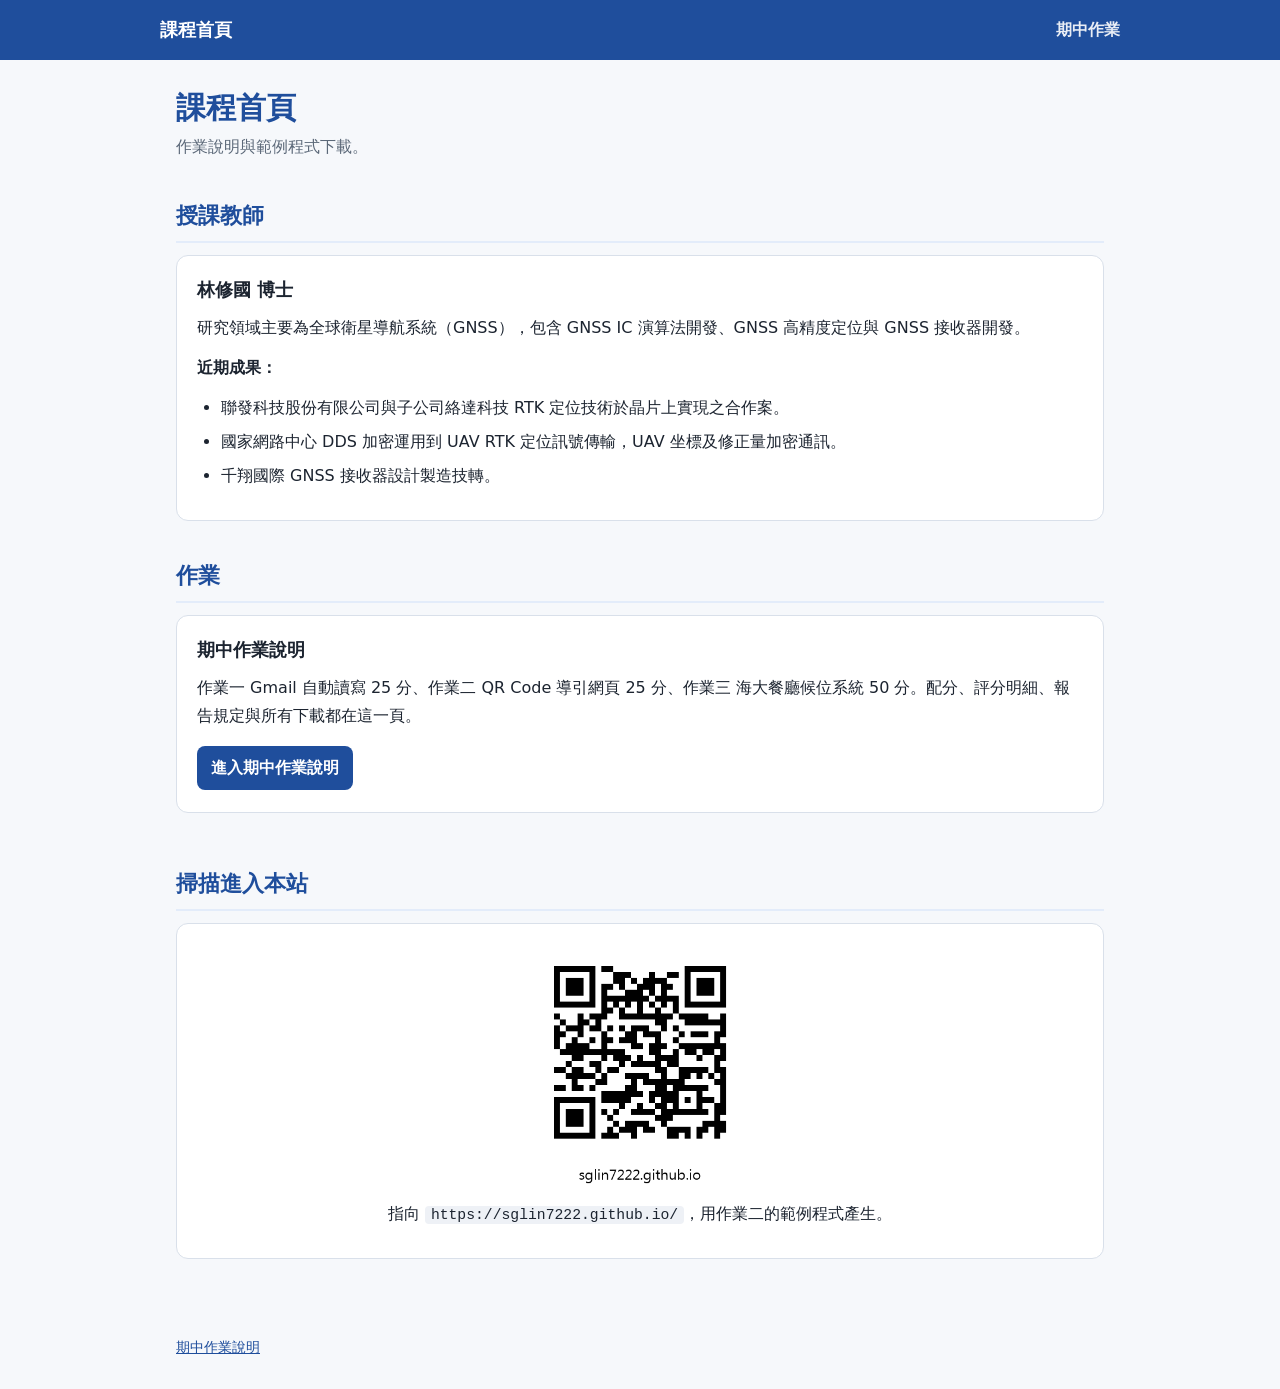
<file: index.html>
<!doctype html>
<html lang="zh-Hant">
<head>
<meta charset="utf-8">
<meta name="viewport" content="width=device-width, initial-scale=1">
<title>課程首頁</title>
<meta name="description" content="課程作業入口">
<link rel="stylesheet" href="style.css">
</head>
<body>
<header class="top"><div class="inner">
  <a class="brand" href="index.html">課程首頁</a>
  <nav><a href="ds_midterm.html">期中作業</a></nav>
</div></header>

<main>
  <h1>課程首頁</h1>
  <p class="subtitle">作業說明與範例程式下載。</p>

  <h2>授課教師</h2>
  <div class="card">
    <h3 style="margin-top:0">林修國 博士</h3>
    <p>研究領域主要為全球衛星導航系統（GNSS），包含 GNSS IC 演算法開發、GNSS 高精度定位與 GNSS 接收器開發。</p>
    <p><strong>近期成果：</strong></p>
    <ul>
      <li>聯發科技股份有限公司與子公司絡達科技 RTK 定位技術於晶片上實現之合作案。</li>
      <li>國家網路中心 DDS 加密運用到 UAV RTK 定位訊號傳輸，UAV 坐標及修正量加密通訊。</li>
      <li>千翔國際 GNSS 接收器設計製造技轉。</li>
    </ul>
  </div>

  <h2>作業</h2>
  <div class="grid">
    <div class="card">
      <h3 style="margin-top:0">期中作業說明</h3>
      <p>作業一 Gmail 自動讀寫 25 分、作業二 QR Code 導引網頁 25 分、作業三 海大餐廳候位系統 50 分。配分、評分明細、報告規定與所有下載都在這一頁。</p>
      <a class="btn" href="ds_midterm.html">進入期中作業說明</a>
    </div>
  </div>

  <h2>掃描進入本站</h2>
  <div class="card qr">
    <img src="qr_site.png" alt="指向 https://sglin7222.github.io/ 的 QR Code">
    <p>指向 <code>https://sglin7222.github.io/</code>，用作業二的範例程式產生。</p>
  </div>
</main>
<footer><a href="ds_midterm.html">期中作業說明</a></footer>
</body>
</html>
</file>
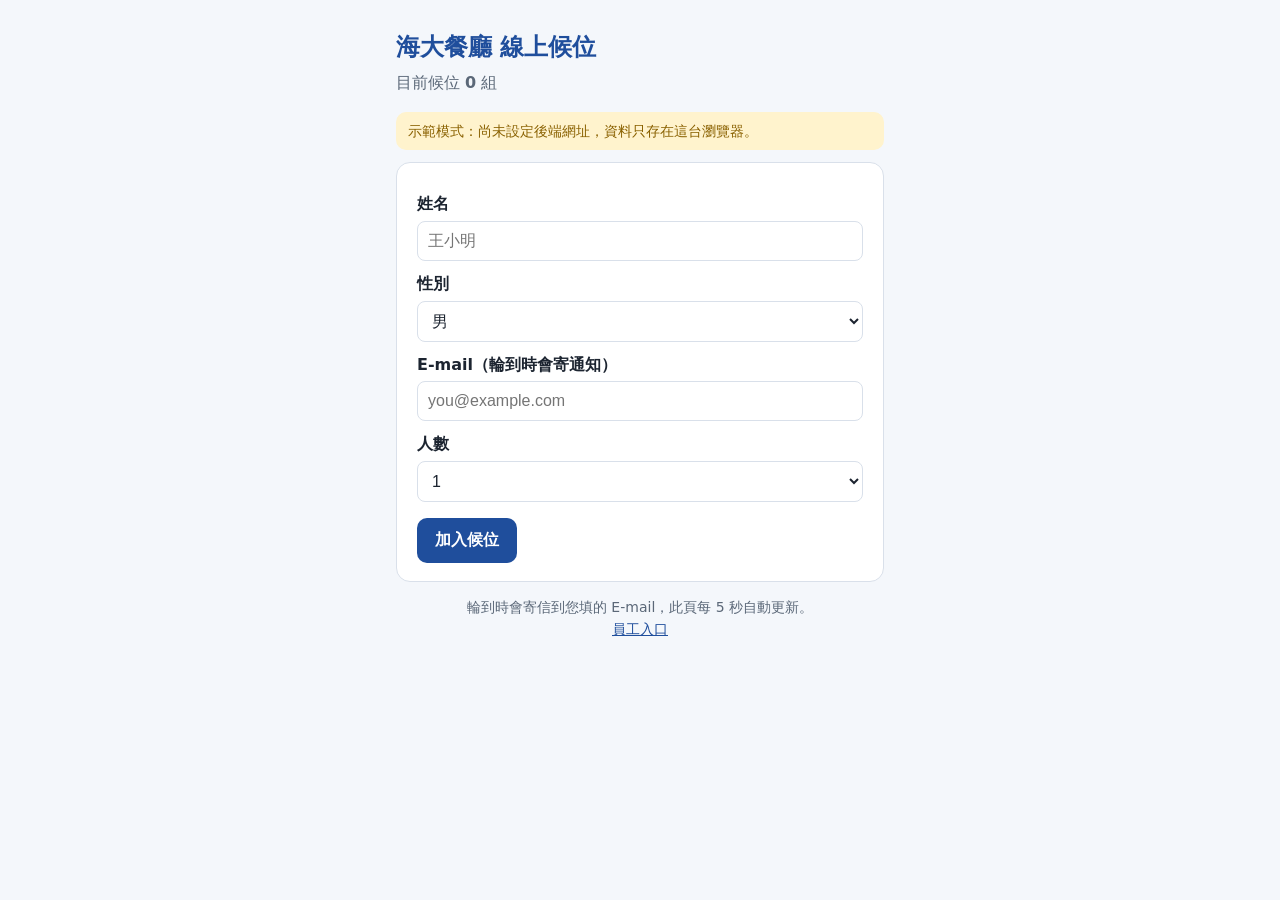
<file: waitlist/index.html>
<!doctype html>
<html lang="zh-Hant">
<head>
<meta charset="utf-8">
<meta name="viewport" content="width=device-width, initial-scale=1">
<title>海大餐廳 候位</title>
<meta name="description" content="海大餐廳線上候位：掃 QR Code 填資料取號，輪到時自動寄 E-mail 通知">
<link rel="stylesheet" href="waitlist.css">
</head>
<body>
<div class="wrap">
  <h1 id="title">海大餐廳 線上候位</h1>
  <p class="sub">目前候位 <b id="count">…</b> 組</p>

  <div id="demo-banner" class="banner" hidden>示範模式：尚未設定後端網址，資料只存在這台瀏覽器。</div>

  <!-- 候位表單 -->
  <form id="form" class="card" hidden>
    <label for="name">姓名</label>
    <input id="name" name="name" required maxlength="30" placeholder="王小明" autocomplete="name">
    <label for="gender">性別</label>
    <select id="gender" name="gender"><option>男</option><option>女</option><option>其他</option></select>
    <label for="email">E-mail（輪到時會寄通知）</label>
    <input id="email" name="email" type="email" required placeholder="you@example.com" autocomplete="email">
    <label for="party">人數</label>
    <select id="party" name="party_size"></select>
    <p id="form-error" class="err" hidden></p>
    <p class="actions"><button class="btn" type="submit" id="submit">加入候位</button></p>
  </form>

  <!-- 候位票 -->
  <div id="ticket" class="card" hidden>
    <p class="muted center" id="t-name"></p>
    <div class="big" id="t-id"></div>
    <p class="num" id="t-ahead"></p>
    <p class="center"><span class="tag" id="t-status"></span></p>
    <p class="muted center" id="t-info"></p>
    <p class="actions center">
      <button class="btn red" type="button" id="leave">取消候位</button>
      <button class="btn grey" type="button" id="new" hidden>重新候位</button>
    </p>
  </div>

  <p class="muted center">輪到時會寄信到您填的 E-mail，此頁每 5 秒自動更新。<br><a href="staff.html">員工入口</a></p>
</div>

<script src="app.js"></script>
<script>
(function () {
  const $ = id => document.getElementById(id);
  document.title = RESTAURANT + " 候位";
  $("title").textContent = RESTAURANT + " 線上候位";
  for (let n = 1; n <= 10; n++) $("party").insertAdjacentHTML("beforeend", `<option>${n}</option>`);
  showDemoBanner();

  const getTicket = () => { try { return localStorage.getItem("waitlist_ticket"); } catch (e) { return null; } };
  const setTicket = id => { try { id ? localStorage.setItem("waitlist_ticket", id) : localStorage.removeItem("waitlist_ticket"); } catch (e) {} };

  async function refreshCount() {
    try { const d = await api("count"); $("count").textContent = d.waiting; } catch (e) { $("count").textContent = "?"; }
  }

  async function showTicket(id) {
    let d;
    try { d = await api("status", { id }); } catch (e) { d = { error: e.message }; }
    if (d.error) { setTicket(null); showForm(); return; }
    $("form").hidden = true; $("ticket").hidden = false;
    $("t-name").textContent = d.name + "，您的候位號碼";
    $("t-id").textContent = d.id;
    $("t-status").textContent = STATUS_TEXT[d.status] || d.status;
    $("t-status").className = "tag " + d.status;
    $("t-info").textContent = `候位時間 ${d.created_at}　${d.party_size} 位`;
    $("count").textContent = d.waiting;
    const active = ACTIVE.includes(d.status);
    $("t-ahead").textContent = d.status === "notified" ? "輪到您了！請至櫃台報到" : active ? `前面還有 ${d.ahead} 組` : STATUS_TEXT[d.status];
    $("leave").hidden = !active; $("new").hidden = active;
  }

  function showForm() { $("ticket").hidden = true; $("form").hidden = false; }

  $("form").addEventListener("submit", async ev => {
    ev.preventDefault();
    $("submit").disabled = true; $("form-error").hidden = true;
    try {
      const d = await api("join", { name: $("name").value.trim(), gender: $("gender").value, email: $("email").value.trim(), party_size: $("party").value });
      if (d.error) throw new Error(d.error);
      setTicket(d.id); await showTicket(d.id);
    } catch (e) { $("form-error").textContent = e.message; $("form-error").hidden = false; }
    $("submit").disabled = false;
  });

  $("leave").addEventListener("click", async () => {
    if (!confirm("確定取消候位？")) return;
    await api("leave", { id: getTicket() }); await showTicket(getTicket());
  });
  $("new").addEventListener("click", () => { setTicket(null); showForm(); refreshCount(); });

  const id = getTicket();
  if (id) showTicket(id); else showForm();
  refreshCount();
  setInterval(() => { const t = getTicket(); t ? showTicket(t) : refreshCount(); }, 5000);
})();
</script>
</body>
</html>
</file>
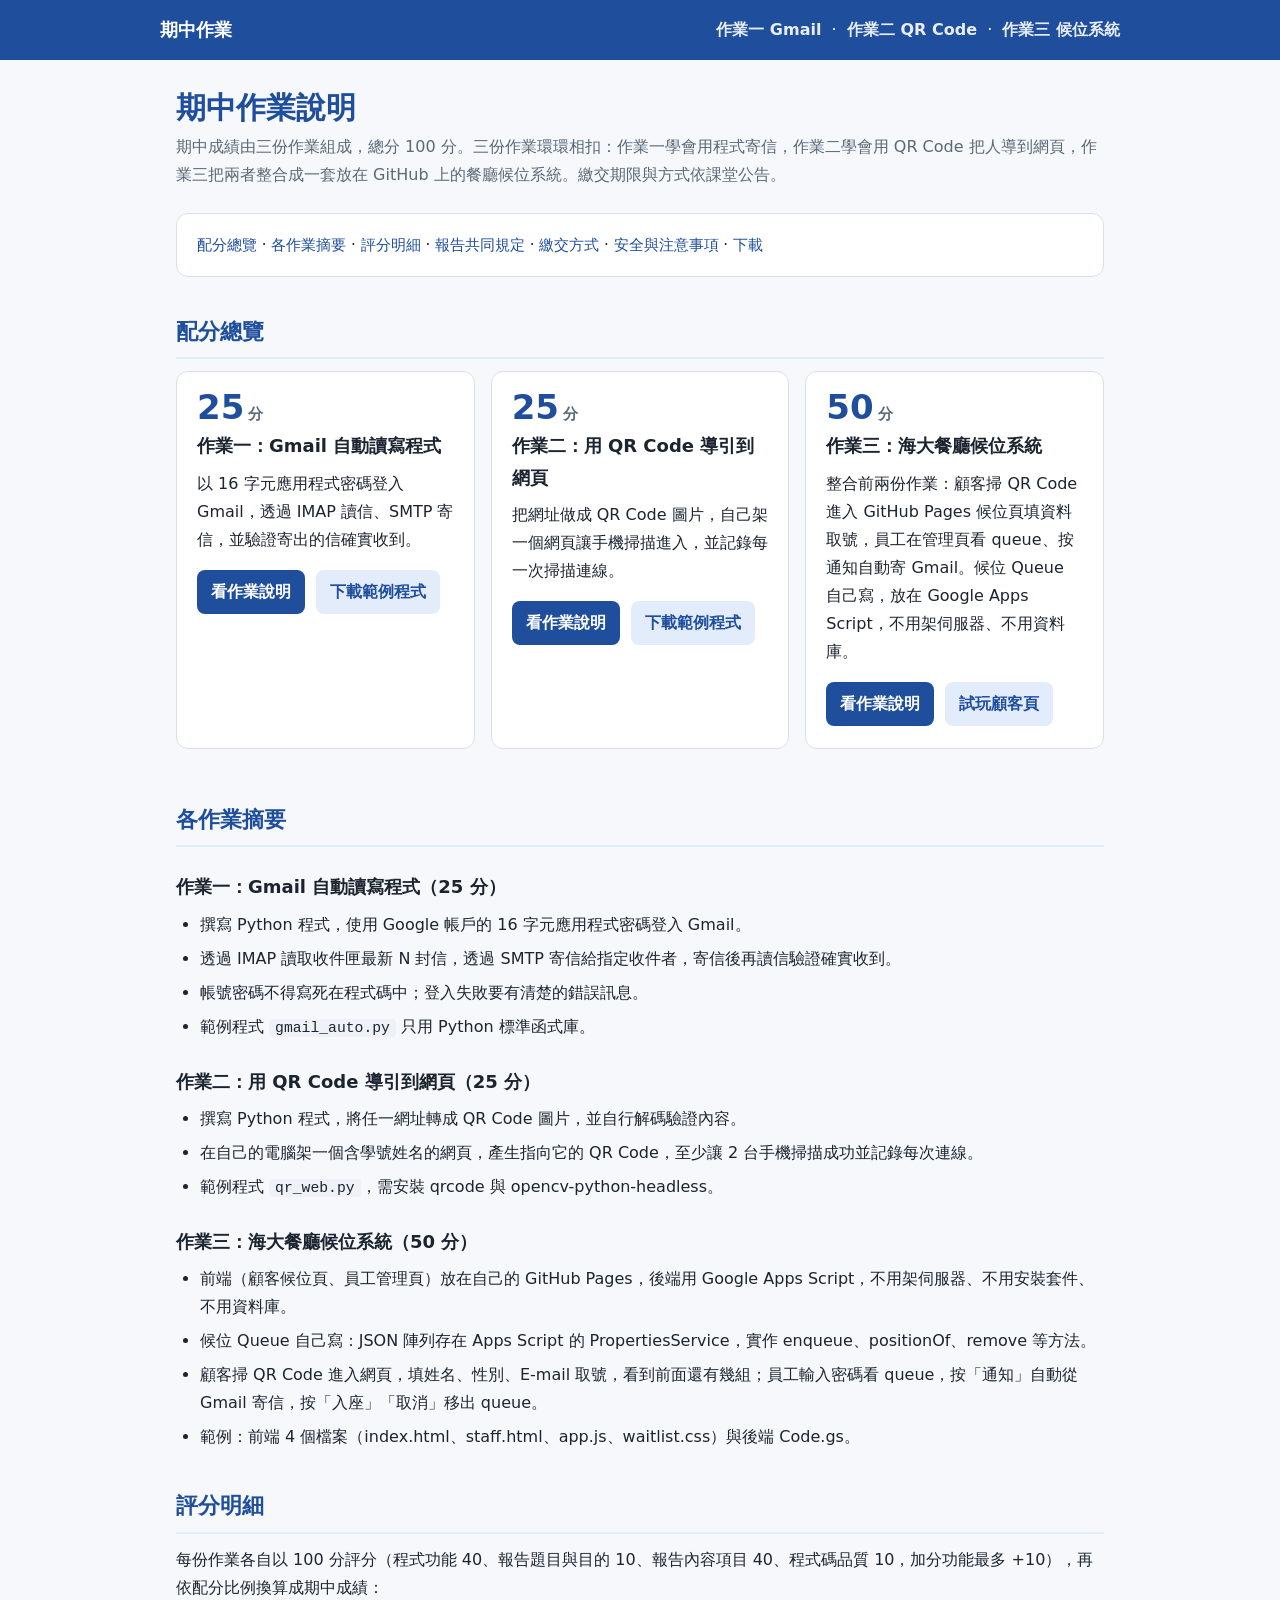
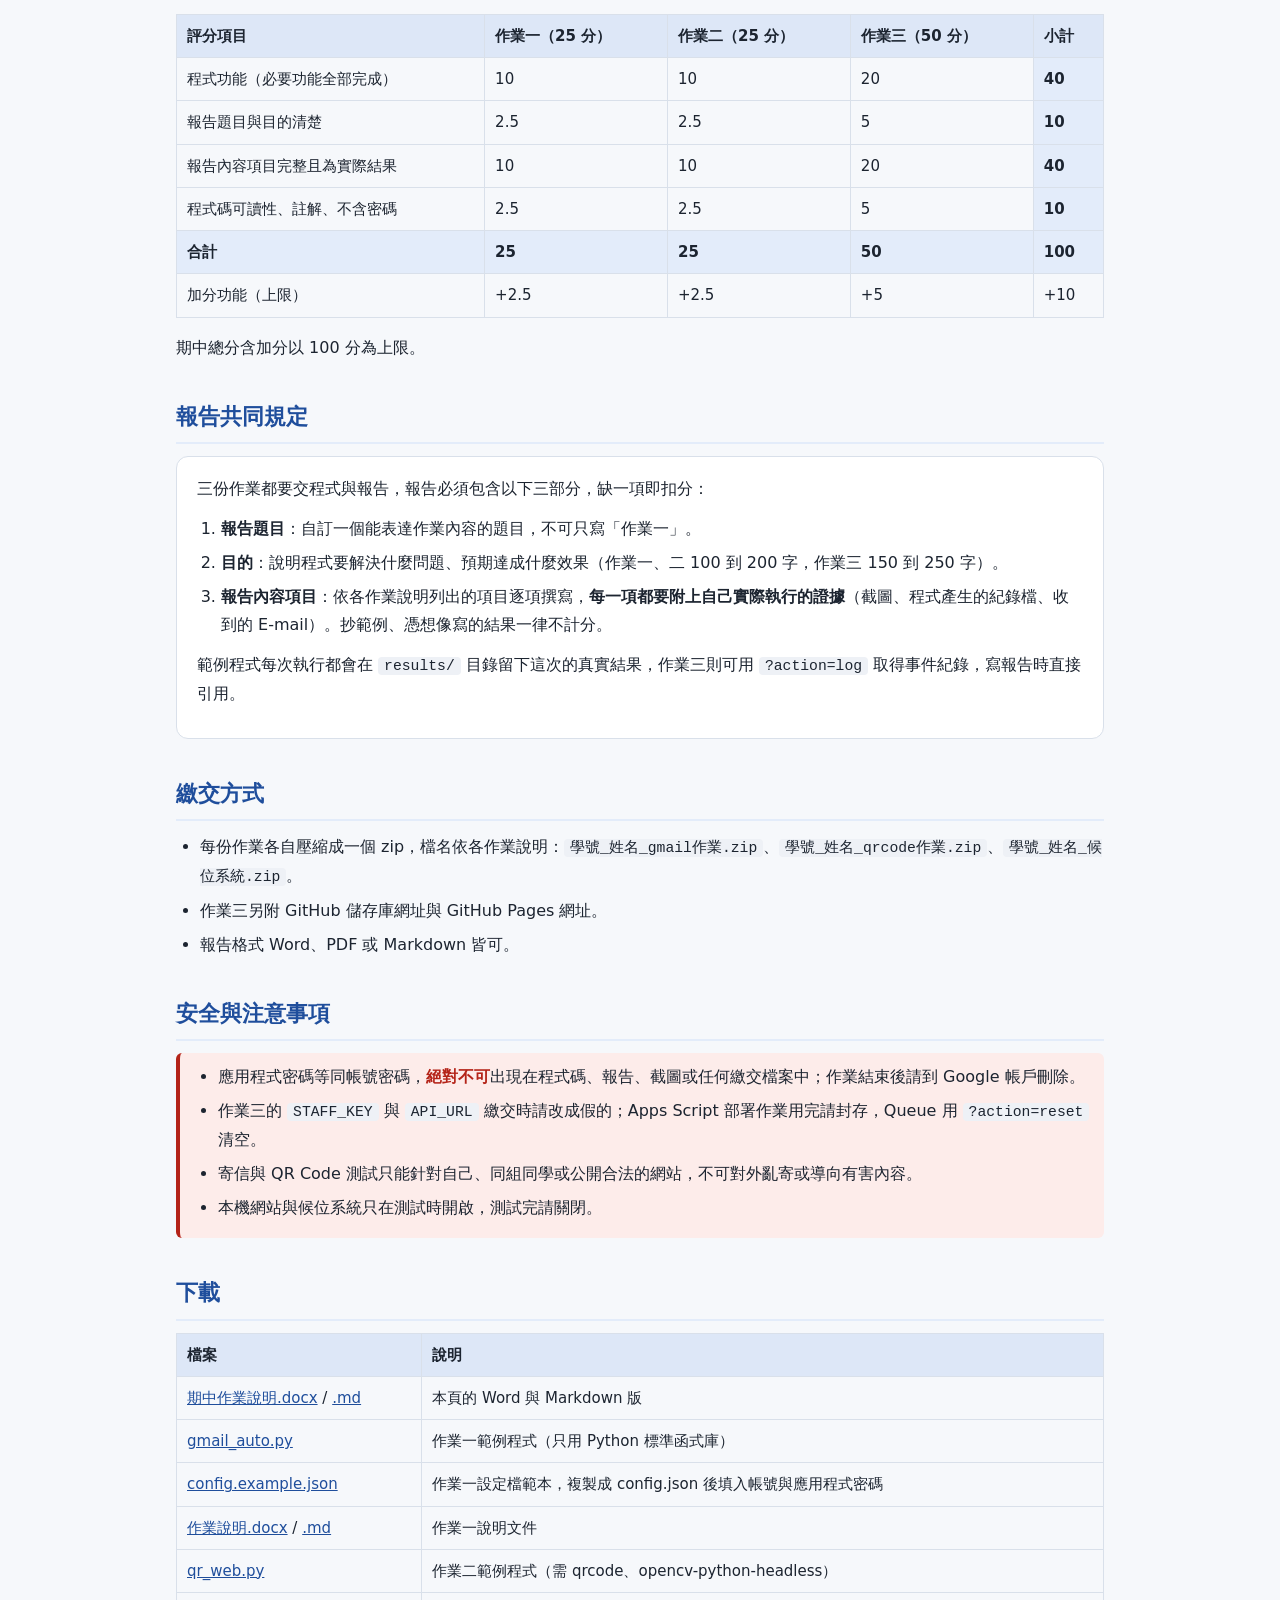
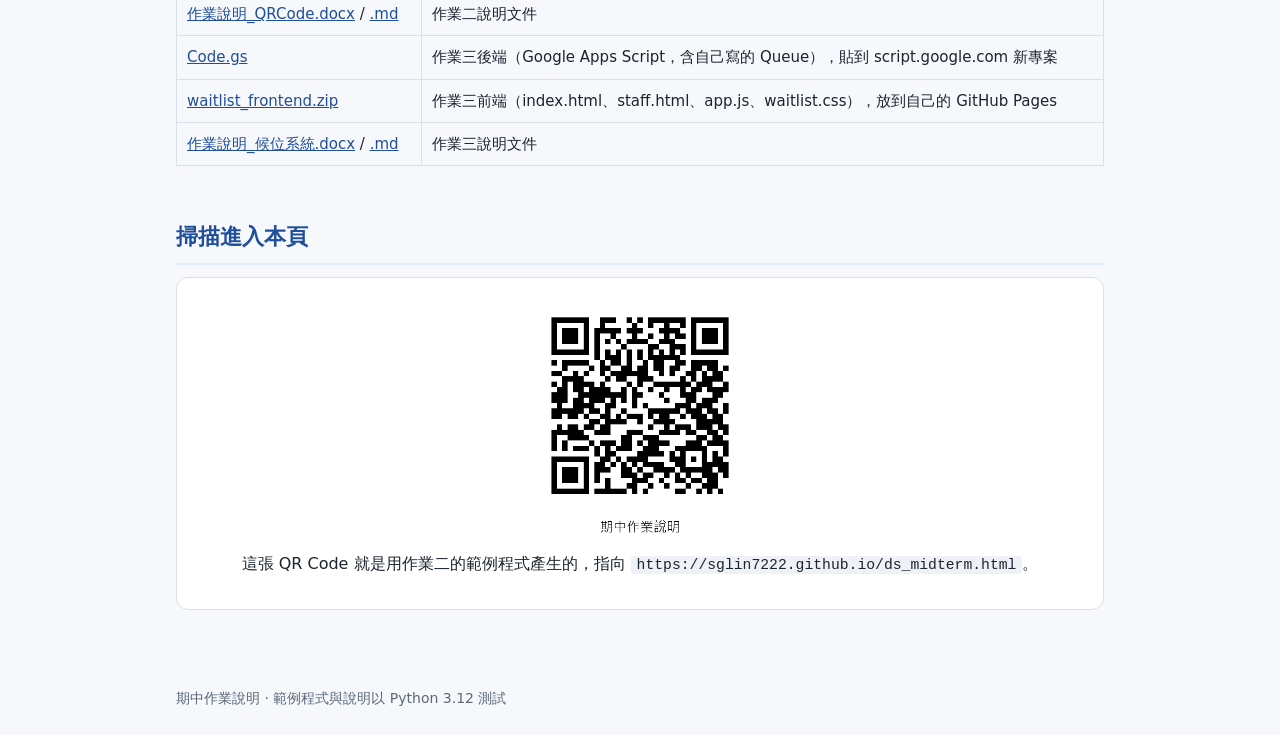
<file: ds_midterm.html>
<!doctype html>
<html lang="zh-Hant">
<head>
<meta charset="utf-8">
<meta name="viewport" content="width=device-width, initial-scale=1">
<title>期中作業說明</title>
<meta name="description" content="期中作業說明：Gmail 自動讀寫 25 分、QR Code 導引網頁 25 分、海大餐廳候位系統 50 分">
<link rel="stylesheet" href="style.css">
<style>
  .score { font-size: 34px; font-weight: 800; color: var(--accent); line-height: 1; }
  .score small { font-size: 15px; font-weight: 600; color: var(--muted); margin-left: 4px; }
  .card h3 { margin-top: 6px; }
  td.total, tr.total td { font-weight: 700; background: var(--accent-soft); }
</style>
</head>
<body>
<header class="top"><div class="inner">
  <a class="brand" href="ds_midterm.html">期中作業</a>
  <nav><a href="gmail.html">作業一 Gmail</a> &nbsp;·&nbsp; <a href="qrcode.html">作業二 QR Code</a> &nbsp;·&nbsp; <a href="waitlist.html">作業三 候位系統</a></nav>
</div></header>

<main>
  <h1>期中作業說明</h1>
  <p class="subtitle">期中成績由三份作業組成，總分 100 分。三份作業環環相扣：作業一學會用程式寄信，作業二學會用 QR Code 把人導到網頁，作業三把兩者整合成一套放在 GitHub 上的餐廳候位系統。繳交期限與方式依課堂公告。</p>

  <div class="card toc">
    <a href="#overview">配分總覽</a> · <a href="#summary">各作業摘要</a> · <a href="#rubric">評分明細</a> · <a href="#report">報告共同規定</a> · <a href="#submit">繳交方式</a> · <a href="#notes">安全與注意事項</a> · <a href="#downloads">下載</a>
  </div>

  <h2 id="overview">配分總覽</h2>
  <div class="grid">
    <div class="card">
      <div class="score">25<small>分</small></div>
      <h3>作業一：Gmail 自動讀寫程式</h3>
      <p>以 16 字元應用程式密碼登入 Gmail，透過 IMAP 讀信、SMTP 寄信，並驗證寄出的信確實收到。</p>
      <a class="btn" href="gmail.html">看作業說明</a>
      <a class="btn secondary" href="downloads/gmail_auto.py" download>下載範例程式</a>
    </div>
    <div class="card">
      <div class="score">25<small>分</small></div>
      <h3>作業二：用 QR Code 導引到網頁</h3>
      <p>把網址做成 QR Code 圖片，自己架一個網頁讓手機掃描進入，並記錄每一次掃描連線。</p>
      <a class="btn" href="qrcode.html">看作業說明</a>
      <a class="btn secondary" href="downloads/qr_web.py" download>下載範例程式</a>
    </div>
    <div class="card">
      <div class="score">50<small>分</small></div>
      <h3>作業三：海大餐廳候位系統</h3>
      <p>整合前兩份作業：顧客掃 QR Code 進入 GitHub Pages 候位頁填資料取號，員工在管理頁看 queue、按通知自動寄 Gmail。候位 Queue 自己寫，放在 Google Apps Script，不用架伺服器、不用資料庫。</p>
      <a class="btn" href="waitlist.html">看作業說明</a>
      <a class="btn secondary" href="waitlist/index.html">試玩顧客頁</a>
    </div>
  </div>

  <h2 id="summary">各作業摘要</h2>
  <h3>作業一：Gmail 自動讀寫程式（25 分）</h3>
  <ul>
    <li>撰寫 Python 程式，使用 Google 帳戶的 16 字元應用程式密碼登入 Gmail。</li>
    <li>透過 IMAP 讀取收件匣最新 N 封信，透過 SMTP 寄信給指定收件者，寄信後再讀信驗證確實收到。</li>
    <li>帳號密碼不得寫死在程式碼中；登入失敗要有清楚的錯誤訊息。</li>
    <li>範例程式 <code>gmail_auto.py</code> 只用 Python 標準函式庫。</li>
  </ul>
  <h3>作業二：用 QR Code 導引到網頁（25 分）</h3>
  <ul>
    <li>撰寫 Python 程式，將任一網址轉成 QR Code 圖片，並自行解碼驗證內容。</li>
    <li>在自己的電腦架一個含學號姓名的網頁，產生指向它的 QR Code，至少讓 2 台手機掃描成功並記錄每次連線。</li>
    <li>範例程式 <code>qr_web.py</code>，需安裝 qrcode 與 opencv-python-headless。</li>
  </ul>
  <h3>作業三：海大餐廳候位系統（50 分）</h3>
  <ul>
    <li>前端（顧客候位頁、員工管理頁）放在自己的 GitHub Pages，後端用 Google Apps Script，不用架伺服器、不用安裝套件、不用資料庫。</li>
    <li>候位 Queue 自己寫：JSON 陣列存在 Apps Script 的 PropertiesService，實作 enqueue、positionOf、remove 等方法。</li>
    <li>顧客掃 QR Code 進入網頁，填姓名、性別、E-mail 取號，看到前面還有幾組；員工輸入密碼看 queue，按「通知」自動從 Gmail 寄信，按「入座」「取消」移出 queue。</li>
    <li>範例：前端 4 個檔案（index.html、staff.html、app.js、waitlist.css）與後端 Code.gs。</li>
  </ul>

  <h2 id="rubric">評分明細</h2>
  <p>每份作業各自以 100 分評分（程式功能 40、報告題目與目的 10、報告內容項目 40、程式碼品質 10，加分功能最多 +10），再依配分比例換算成期中成績：</p>
  <div class="table-wrap"><table>
    <tr><th>評分項目</th><th>作業一（25 分）</th><th>作業二（25 分）</th><th>作業三（50 分）</th><th>小計</th></tr>
    <tr><td>程式功能（必要功能全部完成）</td><td>10</td><td>10</td><td>20</td><td class="total">40</td></tr>
    <tr><td>報告題目與目的清楚</td><td>2.5</td><td>2.5</td><td>5</td><td class="total">10</td></tr>
    <tr><td>報告內容項目完整且為實際結果</td><td>10</td><td>10</td><td>20</td><td class="total">40</td></tr>
    <tr><td>程式碼可讀性、註解、不含密碼</td><td>2.5</td><td>2.5</td><td>5</td><td class="total">10</td></tr>
    <tr class="total"><td>合計</td><td>25</td><td>25</td><td>50</td><td>100</td></tr>
    <tr><td>加分功能（上限）</td><td>+2.5</td><td>+2.5</td><td>+5</td><td>+10</td></tr>
  </table></div>
  <p>期中總分含加分以 100 分為上限。</p>

  <h2 id="report">報告共同規定</h2>
  <div class="card">
    <p>三份作業都要交程式與報告，報告必須包含以下三部分，缺一項即扣分：</p>
    <ol>
      <li><strong>報告題目</strong>：自訂一個能表達作業內容的題目，不可只寫「作業一」。</li>
      <li><strong>目的</strong>：說明程式要解決什麼問題、預期達成什麼效果（作業一、二 100 到 200 字，作業三 150 到 250 字）。</li>
      <li><strong>報告內容項目</strong>：依各作業說明列出的項目逐項撰寫，<strong>每一項都要附上自己實際執行的證據</strong>（截圖、程式產生的紀錄檔、收到的 E-mail）。抄範例、憑想像寫的結果一律不計分。</li>
    </ol>
    <p>範例程式每次執行都會在 <code>results/</code> 目錄留下這次的真實結果，作業三則可用 <code>?action=log</code> 取得事件紀錄，寫報告時直接引用。</p>
  </div>

  <h2 id="submit">繳交方式</h2>
  <ul>
    <li>每份作業各自壓縮成一個 zip，檔名依各作業說明：<code>學號_姓名_gmail作業.zip</code>、<code>學號_姓名_qrcode作業.zip</code>、<code>學號_姓名_候位系統.zip</code>。</li>
    <li>作業三另附 GitHub 儲存庫網址與 GitHub Pages 網址。</li>
    <li>報告格式 Word、PDF 或 Markdown 皆可。</li>
  </ul>

  <h2 id="notes">安全與注意事項</h2>
  <div class="warn">
    <ul style="margin:0">
      <li>應用程式密碼等同帳號密碼，<strong>絕對不可</strong>出現在程式碼、報告、截圖或任何繳交檔案中；作業結束後請到 Google 帳戶刪除。</li>
      <li>作業三的 <code>STAFF_KEY</code> 與 <code>API_URL</code> 繳交時請改成假的；Apps Script 部署作業用完請封存，Queue 用 <code>?action=reset</code> 清空。</li>
      <li>寄信與 QR Code 測試只能針對自己、同組同學或公開合法的網站，不可對外亂寄或導向有害內容。</li>
      <li>本機網站與候位系統只在測試時開啟，測試完請關閉。</li>
    </ul>
  </div>

  <h2 id="downloads">下載</h2>
  <div class="table-wrap"><table>
    <tr><th>檔案</th><th>說明</th></tr>
    <tr><td><a href="downloads/期中作業說明.docx" download>期中作業說明.docx</a> / <a href="downloads/期中作業說明.md" download>.md</a></td><td>本頁的 Word 與 Markdown 版</td></tr>
    <tr><td><a href="downloads/gmail_auto.py" download>gmail_auto.py</a></td><td>作業一範例程式（只用 Python 標準函式庫）</td></tr>
    <tr><td><a href="downloads/config.example.json" download>config.example.json</a></td><td>作業一設定檔範本，複製成 config.json 後填入帳號與應用程式密碼</td></tr>
    <tr><td><a href="downloads/作業說明.docx" download>作業說明.docx</a> / <a href="downloads/作業說明.md" download>.md</a></td><td>作業一說明文件</td></tr>
    <tr><td><a href="downloads/qr_web.py" download>qr_web.py</a></td><td>作業二範例程式（需 qrcode、opencv-python-headless）</td></tr>
    <tr><td><a href="downloads/作業說明_QRCode.docx" download>作業說明_QRCode.docx</a> / <a href="downloads/作業說明_QRCode.md" download>.md</a></td><td>作業二說明文件</td></tr>
    <tr><td><a href="downloads/Code.gs" download>Code.gs</a></td><td>作業三後端（Google Apps Script，含自己寫的 Queue），貼到 script.google.com 新專案</td></tr>
    <tr><td><a href="downloads/waitlist_frontend.zip" download>waitlist_frontend.zip</a></td><td>作業三前端（index.html、staff.html、app.js、waitlist.css），放到自己的 GitHub Pages</td></tr>
    <tr><td><a href="downloads/作業說明_候位系統.docx" download>作業說明_候位系統.docx</a> / <a href="downloads/作業說明_候位系統.md" download>.md</a></td><td>作業三說明文件</td></tr>
  </table></div>

  <h2>掃描進入本頁</h2>
  <div class="card qr">
    <img src="qr_midterm.png" alt="指向 https://sglin7222.github.io/ds_midterm.html 的 QR Code">
    <p>這張 QR Code 就是用作業二的範例程式產生的，指向 <code>https://sglin7222.github.io/ds_midterm.html</code>。</p>
  </div>
</main>
<footer>期中作業說明 · 範例程式與說明以 Python 3.12 測試</footer>
</body>
</html>
</file>
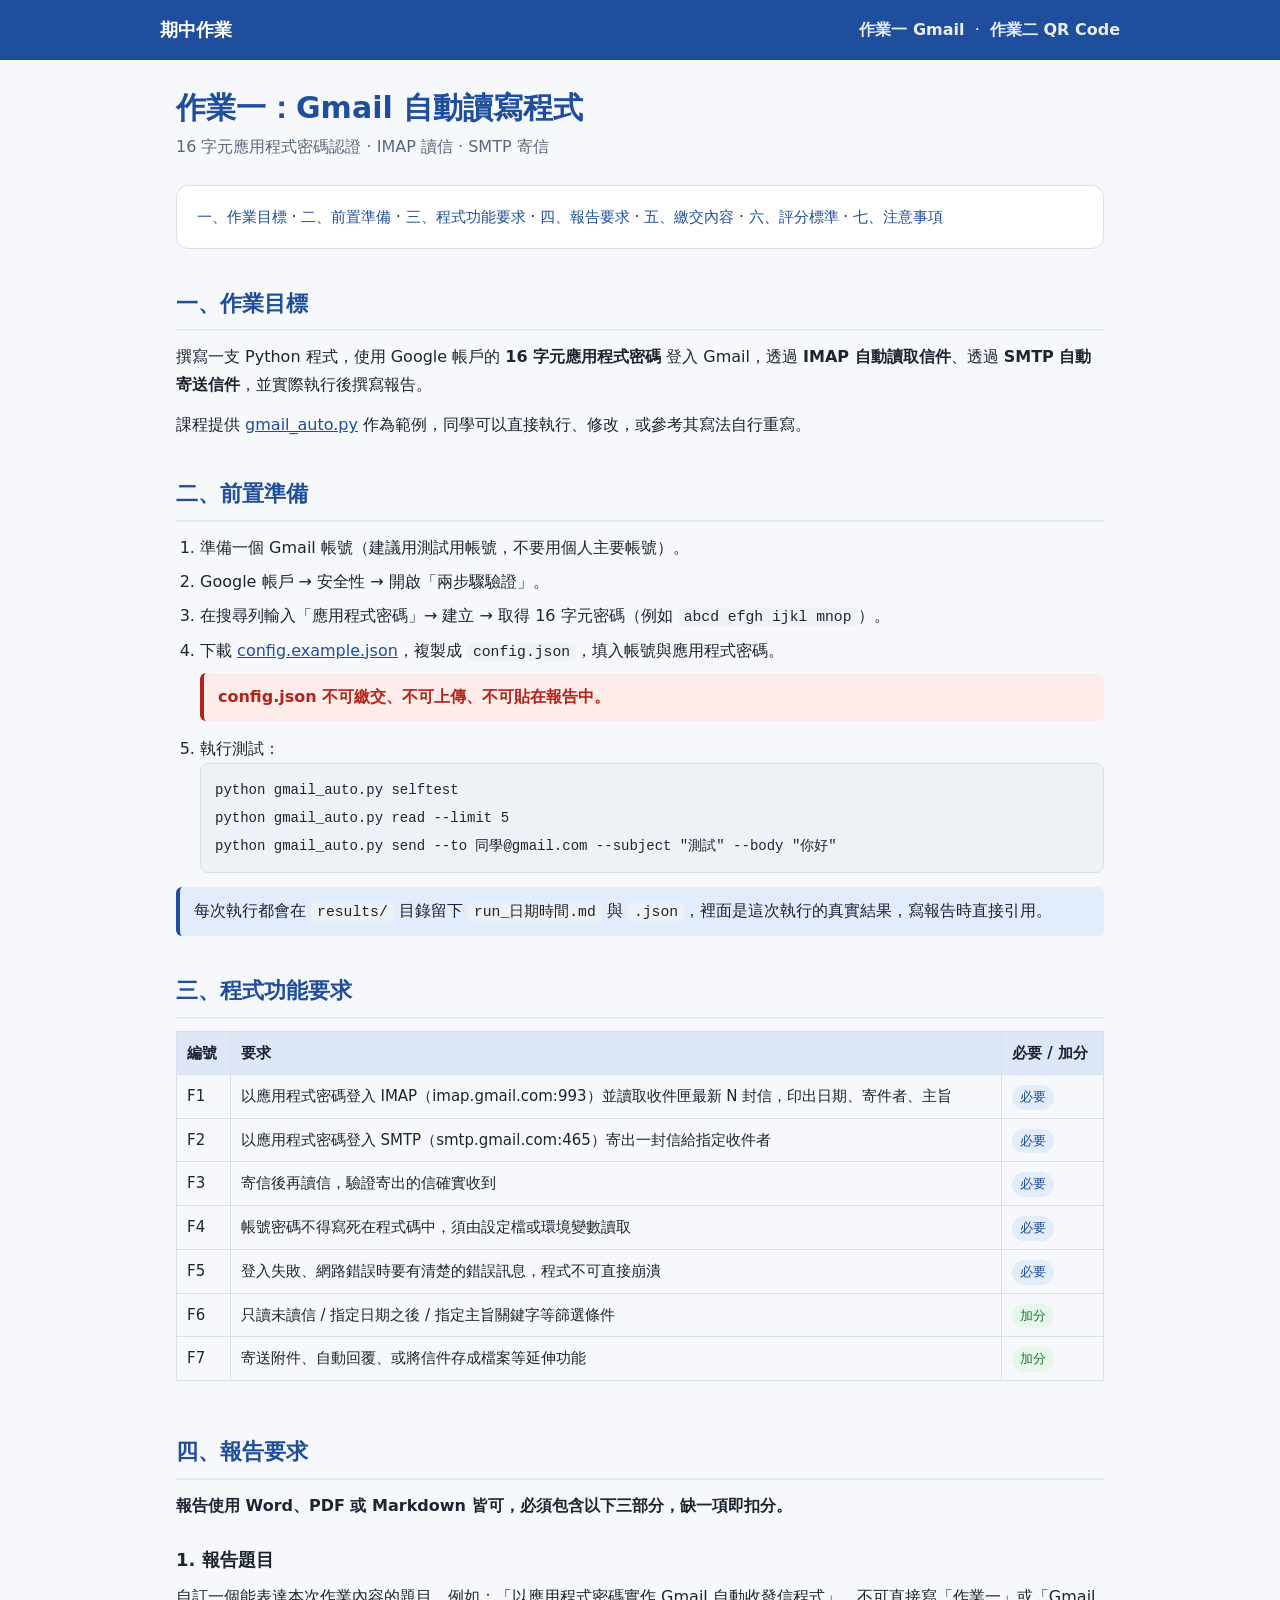
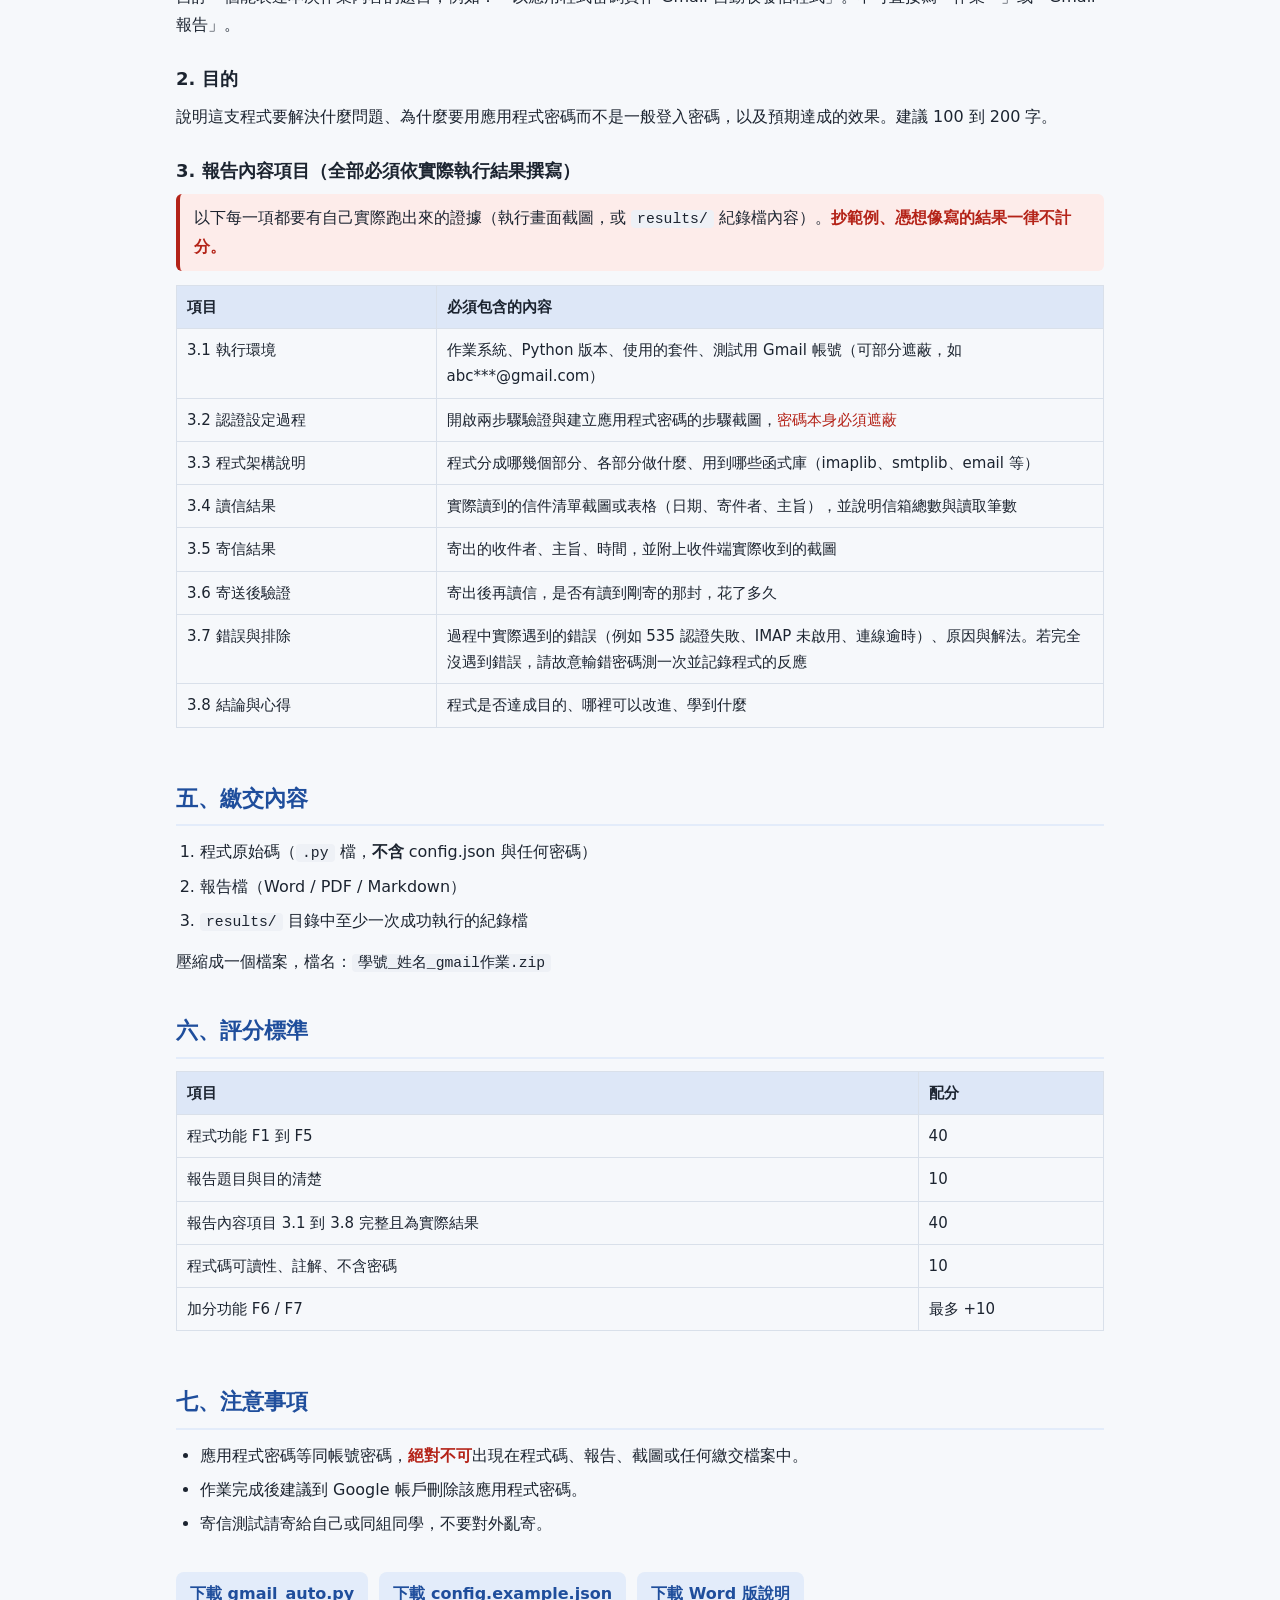
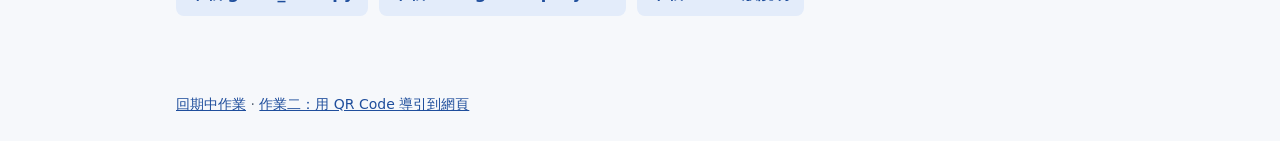
<file: gmail.html>
<!doctype html>
<html lang="zh-Hant">
<head>
<meta charset="utf-8">
<meta name="viewport" content="width=device-width, initial-scale=1">
<title>作業一 Gmail 自動讀寫</title>
<meta name="description" content="以 16 字元應用程式密碼實作 Gmail IMAP 讀信與 SMTP 寄信的作業說明">
<link rel="stylesheet" href="style.css">
</head>
<body>
<header class="top"><div class="inner">
  <a class="brand" href="ds_midterm.html">期中作業</a>
  <nav><a href="gmail.html">作業一 Gmail</a> &nbsp;·&nbsp; <a href="qrcode.html">作業二 QR Code</a></nav>
</div></header>

<main>
  <h1>作業一：Gmail 自動讀寫程式</h1>
  <p class="subtitle">16 字元應用程式密碼認證 · IMAP 讀信 · SMTP 寄信</p>

  <div class="card toc">
    <a href="#goal">一、作業目標</a> · <a href="#prep">二、前置準備</a> · <a href="#func">三、程式功能要求</a> ·
    <a href="#report">四、報告要求</a> · <a href="#submit">五、繳交內容</a> · <a href="#grade">六、評分標準</a> · <a href="#notes">七、注意事項</a>
  </div>

  <h2 id="goal">一、作業目標</h2>
  <p>撰寫一支 Python 程式，使用 Google 帳戶的 <strong>16 字元應用程式密碼</strong> 登入 Gmail，透過 <strong>IMAP 自動讀取信件</strong>、透過 <strong>SMTP 自動寄送信件</strong>，並實際執行後撰寫報告。</p>
  <p>課程提供 <a href="downloads/gmail_auto.py" download>gmail_auto.py</a> 作為範例，同學可以直接執行、修改，或參考其寫法自行重寫。</p>

  <h2 id="prep">二、前置準備</h2>
  <ol>
    <li>準備一個 Gmail 帳號（建議用測試用帳號，不要用個人主要帳號）。</li>
    <li>Google 帳戶 → 安全性 → 開啟「兩步驟驗證」。</li>
    <li>在搜尋列輸入「應用程式密碼」→ 建立 → 取得 16 字元密碼（例如 <code>abcd efgh ijkl mnop</code>）。</li>
    <li>下載 <a href="downloads/config.example.json" download>config.example.json</a>，複製成 <code>config.json</code>，填入帳號與應用程式密碼。
      <div class="warn" style="margin-top:8px"><strong>config.json 不可繳交、不可上傳、不可貼在報告中。</strong></div></li>
    <li>執行測試：
<pre><code>python gmail_auto.py selftest
python gmail_auto.py read --limit 5
python gmail_auto.py send --to 同學@gmail.com --subject "測試" --body "你好"</code></pre></li>
  </ol>
  <div class="note">每次執行都會在 <code>results/</code> 目錄留下 <code>run_日期時間.md</code> 與 <code>.json</code>，裡面是這次執行的真實結果，寫報告時直接引用。</div>

  <h2 id="func">三、程式功能要求</h2>
  <div class="table-wrap"><table>
    <tr><th>編號</th><th>要求</th><th>必要 / 加分</th></tr>
    <tr><td>F1</td><td>以應用程式密碼登入 IMAP（imap.gmail.com:993）並讀取收件匣最新 N 封信，印出日期、寄件者、主旨</td><td><span class="tag">必要</span></td></tr>
    <tr><td>F2</td><td>以應用程式密碼登入 SMTP（smtp.gmail.com:465）寄出一封信給指定收件者</td><td><span class="tag">必要</span></td></tr>
    <tr><td>F3</td><td>寄信後再讀信，驗證寄出的信確實收到</td><td><span class="tag">必要</span></td></tr>
    <tr><td>F4</td><td>帳號密碼不得寫死在程式碼中，須由設定檔或環境變數讀取</td><td><span class="tag">必要</span></td></tr>
    <tr><td>F5</td><td>登入失敗、網路錯誤時要有清楚的錯誤訊息，程式不可直接崩潰</td><td><span class="tag">必要</span></td></tr>
    <tr><td>F6</td><td>只讀未讀信 / 指定日期之後 / 指定主旨關鍵字等篩選條件</td><td><span class="tag plus">加分</span></td></tr>
    <tr><td>F7</td><td>寄送附件、自動回覆、或將信件存成檔案等延伸功能</td><td><span class="tag plus">加分</span></td></tr>
  </table></div>

  <h2 id="report">四、報告要求</h2>
  <p><strong>報告使用 Word、PDF 或 Markdown 皆可，必須包含以下三部分，缺一項即扣分。</strong></p>

  <h3>1. 報告題目</h3>
  <p>自訂一個能表達本次作業內容的題目，例如：「以應用程式密碼實作 Gmail 自動收發信程式」。不可直接寫「作業一」或「Gmail 報告」。</p>

  <h3>2. 目的</h3>
  <p>說明這支程式要解決什麼問題、為什麼要用應用程式密碼而不是一般登入密碼，以及預期達成的效果。建議 100 到 200 字。</p>

  <h3>3. 報告內容項目（全部必須依實際執行結果撰寫）</h3>
  <div class="warn">以下每一項都要有自己實際跑出來的證據（執行畫面截圖，或 <code>results/</code> 紀錄檔內容）。<strong>抄範例、憑想像寫的結果一律不計分。</strong></div>
  <div class="table-wrap"><table>
    <tr><th style="width:28%">項目</th><th>必須包含的內容</th></tr>
    <tr><td>3.1 執行環境</td><td>作業系統、Python 版本、使用的套件、測試用 Gmail 帳號（可部分遮蔽，如 abc***@gmail.com）</td></tr>
    <tr><td>3.2 認證設定過程</td><td>開啟兩步驟驗證與建立應用程式密碼的步驟截圖，<span class="danger">密碼本身必須遮蔽</span></td></tr>
    <tr><td>3.3 程式架構說明</td><td>程式分成哪幾個部分、各部分做什麼、用到哪些函式庫（imaplib、smtplib、email 等）</td></tr>
    <tr><td>3.4 讀信結果</td><td>實際讀到的信件清單截圖或表格（日期、寄件者、主旨），並說明信箱總數與讀取筆數</td></tr>
    <tr><td>3.5 寄信結果</td><td>寄出的收件者、主旨、時間，並附上收件端實際收到的截圖</td></tr>
    <tr><td>3.6 寄送後驗證</td><td>寄出後再讀信，是否有讀到剛寄的那封，花了多久</td></tr>
    <tr><td>3.7 錯誤與排除</td><td>過程中實際遇到的錯誤（例如 535 認證失敗、IMAP 未啟用、連線逾時）、原因與解法。若完全沒遇到錯誤，請故意輸錯密碼測一次並記錄程式的反應</td></tr>
    <tr><td>3.8 結論與心得</td><td>程式是否達成目的、哪裡可以改進、學到什麼</td></tr>
  </table></div>

  <h2 id="submit">五、繳交內容</h2>
  <ol>
    <li>程式原始碼（<code>.py</code> 檔，<strong>不含</strong> config.json 與任何密碼）</li>
    <li>報告檔（Word / PDF / Markdown）</li>
    <li><code>results/</code> 目錄中至少一次成功執行的紀錄檔</li>
  </ol>
  <p>壓縮成一個檔案，檔名：<code>學號_姓名_gmail作業.zip</code></p>

  <h2 id="grade">六、評分標準</h2>
  <div class="table-wrap"><table>
    <tr><th>項目</th><th style="width:20%">配分</th></tr>
    <tr><td>程式功能 F1 到 F5</td><td>40</td></tr>
    <tr><td>報告題目與目的清楚</td><td>10</td></tr>
    <tr><td>報告內容項目 3.1 到 3.8 完整且為實際結果</td><td>40</td></tr>
    <tr><td>程式碼可讀性、註解、不含密碼</td><td>10</td></tr>
    <tr><td>加分功能 F6 / F7</td><td>最多 +10</td></tr>
  </table></div>

  <h2 id="notes">七、注意事項</h2>
  <ul>
    <li>應用程式密碼等同帳號密碼，<span class="danger"><strong>絕對不可</strong></span>出現在程式碼、報告、截圖或任何繳交檔案中。</li>
    <li>作業完成後建議到 Google 帳戶刪除該應用程式密碼。</li>
    <li>寄信測試請寄給自己或同組同學，不要對外亂寄。</li>
  </ul>

  <p style="margin-top:30px">
    <a class="btn secondary" href="downloads/gmail_auto.py" download>下載 gmail_auto.py</a>
    <a class="btn secondary" href="downloads/config.example.json" download>下載 config.example.json</a>
    <a class="btn secondary" href="downloads/作業說明.docx" download>下載 Word 版說明</a>
  </p>
</main>
<footer><a href="ds_midterm.html">回期中作業</a> · <a href="qrcode.html">作業二：用 QR Code 導引到網頁</a></footer>
</body>
</html>
</file>
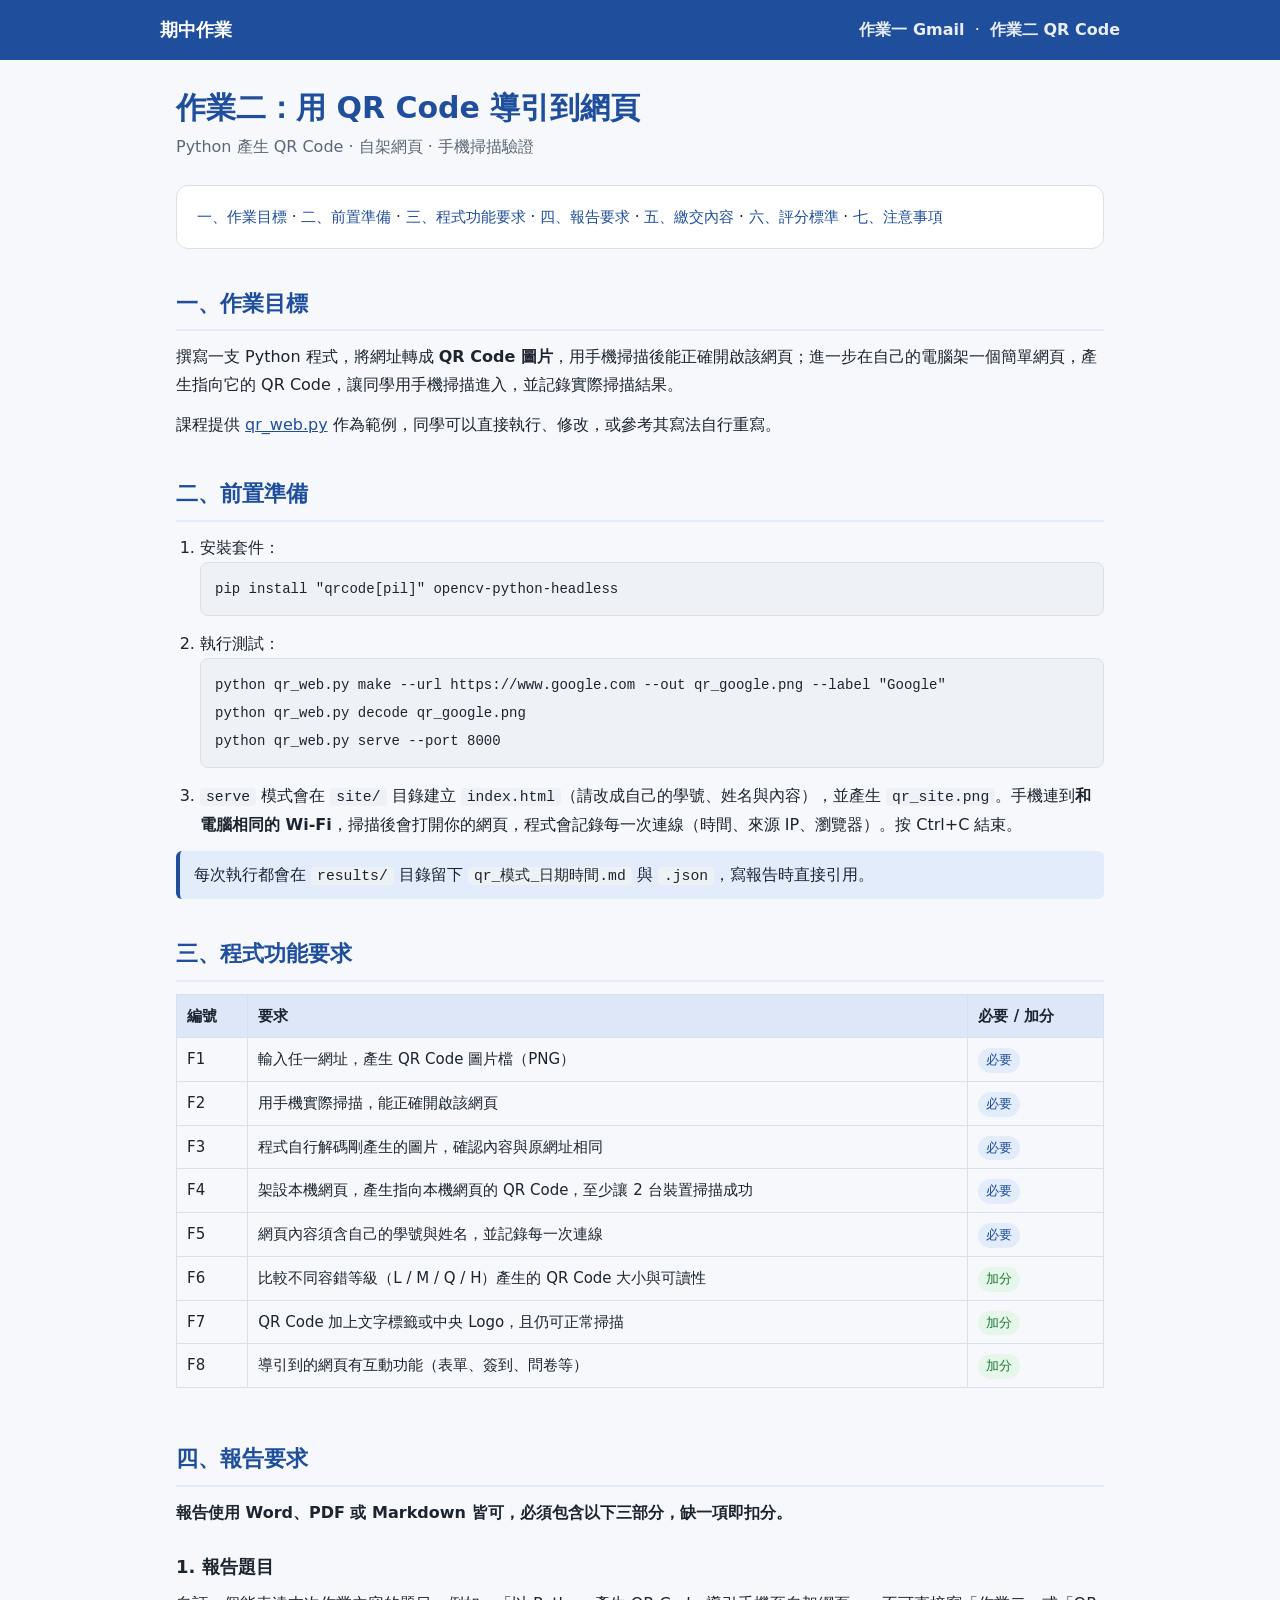
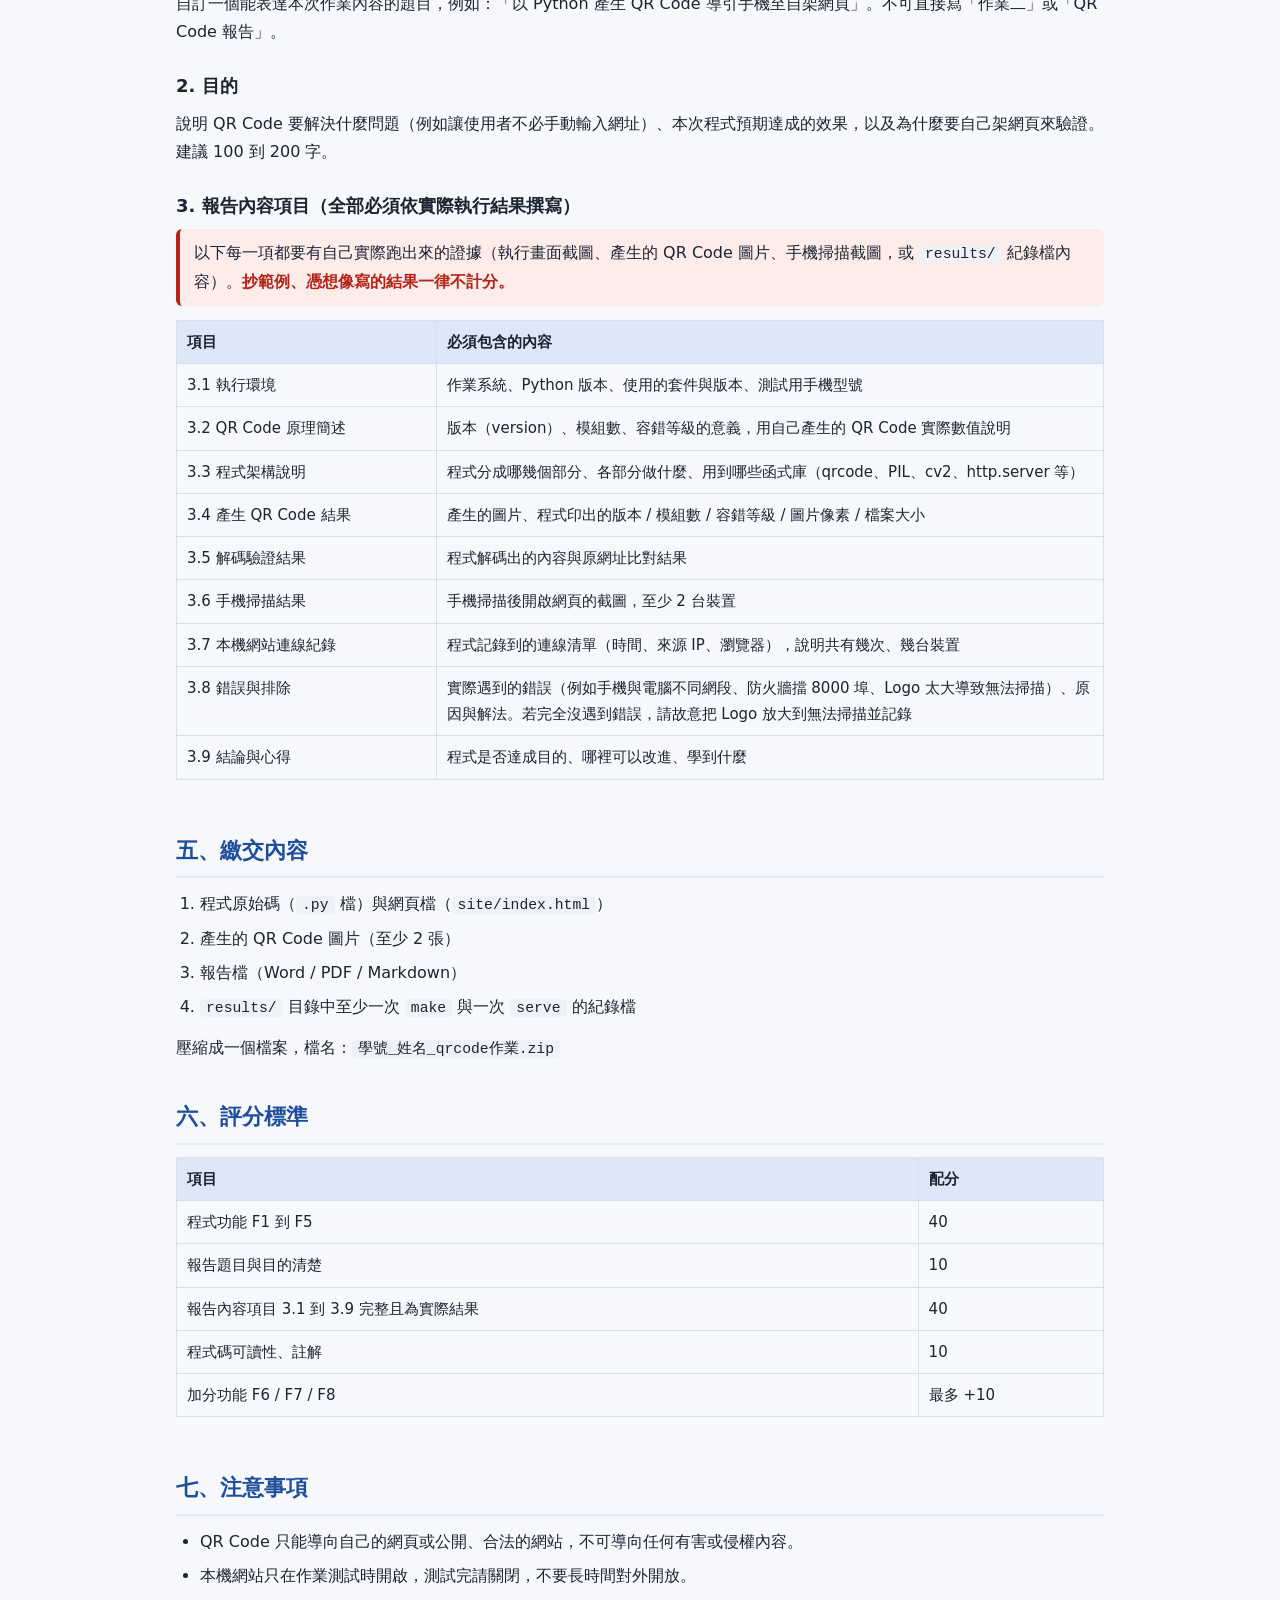
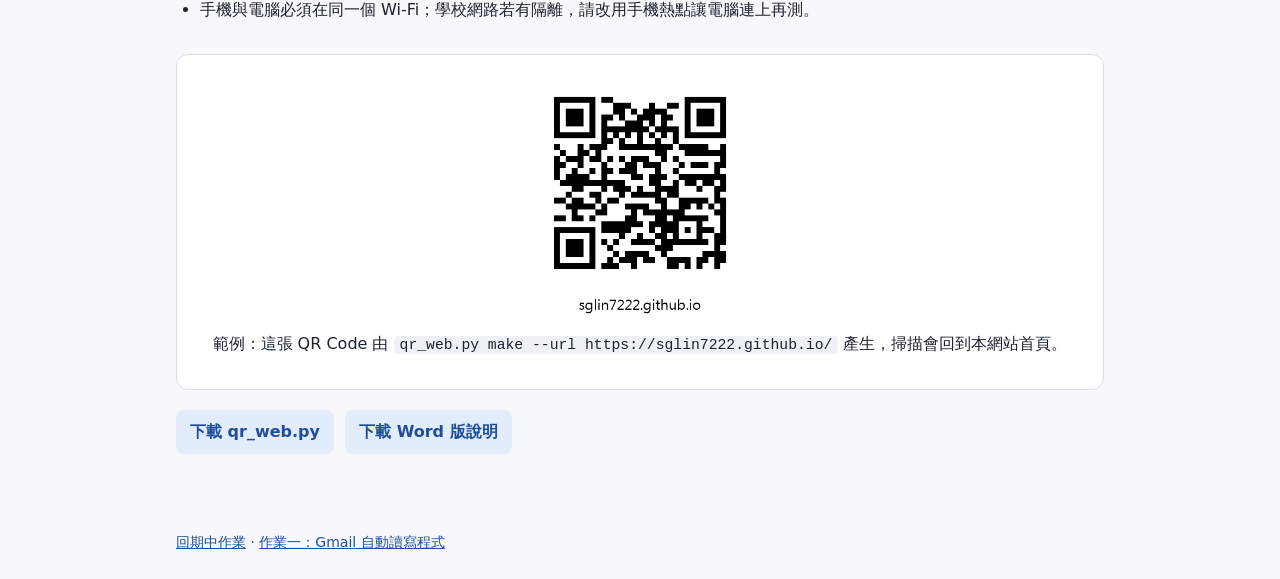
<file: qrcode.html>
<!doctype html>
<html lang="zh-Hant">
<head>
<meta charset="utf-8">
<meta name="viewport" content="width=device-width, initial-scale=1">
<title>作業二 QR Code 導引網頁</title>
<meta name="description" content="以 Python 產生 QR Code、自架網頁並以手機掃描驗證的作業說明">
<link rel="stylesheet" href="style.css">
</head>
<body>
<header class="top"><div class="inner">
  <a class="brand" href="ds_midterm.html">期中作業</a>
  <nav><a href="gmail.html">作業一 Gmail</a> &nbsp;·&nbsp; <a href="qrcode.html">作業二 QR Code</a></nav>
</div></header>

<main>
  <h1>作業二：用 QR Code 導引到網頁</h1>
  <p class="subtitle">Python 產生 QR Code · 自架網頁 · 手機掃描驗證</p>

  <div class="card toc">
    <a href="#goal">一、作業目標</a> · <a href="#prep">二、前置準備</a> · <a href="#func">三、程式功能要求</a> ·
    <a href="#report">四、報告要求</a> · <a href="#submit">五、繳交內容</a> · <a href="#grade">六、評分標準</a> · <a href="#notes">七、注意事項</a>
  </div>

  <h2 id="goal">一、作業目標</h2>
  <p>撰寫一支 Python 程式，將網址轉成 <strong>QR Code 圖片</strong>，用手機掃描後能正確開啟該網頁；進一步在自己的電腦架一個簡單網頁，產生指向它的 QR Code，讓同學用手機掃描進入，並記錄實際掃描結果。</p>
  <p>課程提供 <a href="downloads/qr_web.py" download>qr_web.py</a> 作為範例，同學可以直接執行、修改，或參考其寫法自行重寫。</p>

  <h2 id="prep">二、前置準備</h2>
  <ol>
    <li>安裝套件：
<pre><code>pip install "qrcode[pil]" opencv-python-headless</code></pre></li>
    <li>執行測試：
<pre><code>python qr_web.py make --url https://www.google.com --out qr_google.png --label "Google"
python qr_web.py decode qr_google.png
python qr_web.py serve --port 8000</code></pre></li>
    <li><code>serve</code> 模式會在 <code>site/</code> 目錄建立 <code>index.html</code>（請改成自己的學號、姓名與內容），並產生 <code>qr_site.png</code>。手機連到<strong>和電腦相同的 Wi-Fi</strong>，掃描後會打開你的網頁，程式會記錄每一次連線（時間、來源 IP、瀏覽器）。按 Ctrl+C 結束。</li>
  </ol>
  <div class="note">每次執行都會在 <code>results/</code> 目錄留下 <code>qr_模式_日期時間.md</code> 與 <code>.json</code>，寫報告時直接引用。</div>

  <h2 id="func">三、程式功能要求</h2>
  <div class="table-wrap"><table>
    <tr><th>編號</th><th>要求</th><th>必要 / 加分</th></tr>
    <tr><td>F1</td><td>輸入任一網址，產生 QR Code 圖片檔（PNG）</td><td><span class="tag">必要</span></td></tr>
    <tr><td>F2</td><td>用手機實際掃描，能正確開啟該網頁</td><td><span class="tag">必要</span></td></tr>
    <tr><td>F3</td><td>程式自行解碼剛產生的圖片，確認內容與原網址相同</td><td><span class="tag">必要</span></td></tr>
    <tr><td>F4</td><td>架設本機網頁，產生指向本機網頁的 QR Code，至少讓 2 台裝置掃描成功</td><td><span class="tag">必要</span></td></tr>
    <tr><td>F5</td><td>網頁內容須含自己的學號與姓名，並記錄每一次連線</td><td><span class="tag">必要</span></td></tr>
    <tr><td>F6</td><td>比較不同容錯等級（L / M / Q / H）產生的 QR Code 大小與可讀性</td><td><span class="tag plus">加分</span></td></tr>
    <tr><td>F7</td><td>QR Code 加上文字標籤或中央 Logo，且仍可正常掃描</td><td><span class="tag plus">加分</span></td></tr>
    <tr><td>F8</td><td>導引到的網頁有互動功能（表單、簽到、問卷等）</td><td><span class="tag plus">加分</span></td></tr>
  </table></div>

  <h2 id="report">四、報告要求</h2>
  <p><strong>報告使用 Word、PDF 或 Markdown 皆可，必須包含以下三部分，缺一項即扣分。</strong></p>

  <h3>1. 報告題目</h3>
  <p>自訂一個能表達本次作業內容的題目，例如：「以 Python 產生 QR Code 導引手機至自架網頁」。不可直接寫「作業二」或「QR Code 報告」。</p>

  <h3>2. 目的</h3>
  <p>說明 QR Code 要解決什麼問題（例如讓使用者不必手動輸入網址）、本次程式預期達成的效果，以及為什麼要自己架網頁來驗證。建議 100 到 200 字。</p>

  <h3>3. 報告內容項目（全部必須依實際執行結果撰寫）</h3>
  <div class="warn">以下每一項都要有自己實際跑出來的證據（執行畫面截圖、產生的 QR Code 圖片、手機掃描截圖，或 <code>results/</code> 紀錄檔內容）。<strong>抄範例、憑想像寫的結果一律不計分。</strong></div>
  <div class="table-wrap"><table>
    <tr><th style="width:28%">項目</th><th>必須包含的內容</th></tr>
    <tr><td>3.1 執行環境</td><td>作業系統、Python 版本、使用的套件與版本、測試用手機型號</td></tr>
    <tr><td>3.2 QR Code 原理簡述</td><td>版本（version）、模組數、容錯等級的意義，用自己產生的 QR Code 實際數值說明</td></tr>
    <tr><td>3.3 程式架構說明</td><td>程式分成哪幾個部分、各部分做什麼、用到哪些函式庫（qrcode、PIL、cv2、http.server 等）</td></tr>
    <tr><td>3.4 產生 QR Code 結果</td><td>產生的圖片、程式印出的版本 / 模組數 / 容錯等級 / 圖片像素 / 檔案大小</td></tr>
    <tr><td>3.5 解碼驗證結果</td><td>程式解碼出的內容與原網址比對結果</td></tr>
    <tr><td>3.6 手機掃描結果</td><td>手機掃描後開啟網頁的截圖，至少 2 台裝置</td></tr>
    <tr><td>3.7 本機網站連線紀錄</td><td>程式記錄到的連線清單（時間、來源 IP、瀏覽器），說明共有幾次、幾台裝置</td></tr>
    <tr><td>3.8 錯誤與排除</td><td>實際遇到的錯誤（例如手機與電腦不同網段、防火牆擋 8000 埠、Logo 太大導致無法掃描）、原因與解法。若完全沒遇到錯誤，請故意把 Logo 放大到無法掃描並記錄</td></tr>
    <tr><td>3.9 結論與心得</td><td>程式是否達成目的、哪裡可以改進、學到什麼</td></tr>
  </table></div>

  <h2 id="submit">五、繳交內容</h2>
  <ol>
    <li>程式原始碼（<code>.py</code> 檔）與網頁檔（<code>site/index.html</code>）</li>
    <li>產生的 QR Code 圖片（至少 2 張）</li>
    <li>報告檔（Word / PDF / Markdown）</li>
    <li><code>results/</code> 目錄中至少一次 <code>make</code> 與一次 <code>serve</code> 的紀錄檔</li>
  </ol>
  <p>壓縮成一個檔案，檔名：<code>學號_姓名_qrcode作業.zip</code></p>

  <h2 id="grade">六、評分標準</h2>
  <div class="table-wrap"><table>
    <tr><th>項目</th><th style="width:20%">配分</th></tr>
    <tr><td>程式功能 F1 到 F5</td><td>40</td></tr>
    <tr><td>報告題目與目的清楚</td><td>10</td></tr>
    <tr><td>報告內容項目 3.1 到 3.9 完整且為實際結果</td><td>40</td></tr>
    <tr><td>程式碼可讀性、註解</td><td>10</td></tr>
    <tr><td>加分功能 F6 / F7 / F8</td><td>最多 +10</td></tr>
  </table></div>

  <h2 id="notes">七、注意事項</h2>
  <ul>
    <li>QR Code 只能導向自己的網頁或公開、合法的網站，不可導向任何有害或侵權內容。</li>
    <li>本機網站只在作業測試時開啟，測試完請關閉，不要長時間對外開放。</li>
    <li>手機與電腦必須在同一個 Wi-Fi；學校網路若有隔離，請改用手機熱點讓電腦連上再測。</li>
  </ul>

  <div class="card qr" style="margin-top:30px">
    <img src="qr_site.png" alt="指向本網站的 QR Code">
    <p>範例：這張 QR Code 由 <code>qr_web.py make --url https://sglin7222.github.io/</code> 產生，掃描會回到本網站首頁。</p>
  </div>

  <p>
    <a class="btn secondary" href="downloads/qr_web.py" download>下載 qr_web.py</a>
    <a class="btn secondary" href="downloads/作業說明_QRCode.docx" download>下載 Word 版說明</a>
  </p>
</main>
<footer><a href="ds_midterm.html">回期中作業</a> · <a href="gmail.html">作業一：Gmail 自動讀寫程式</a></footer>
</body>
</html>
</file>
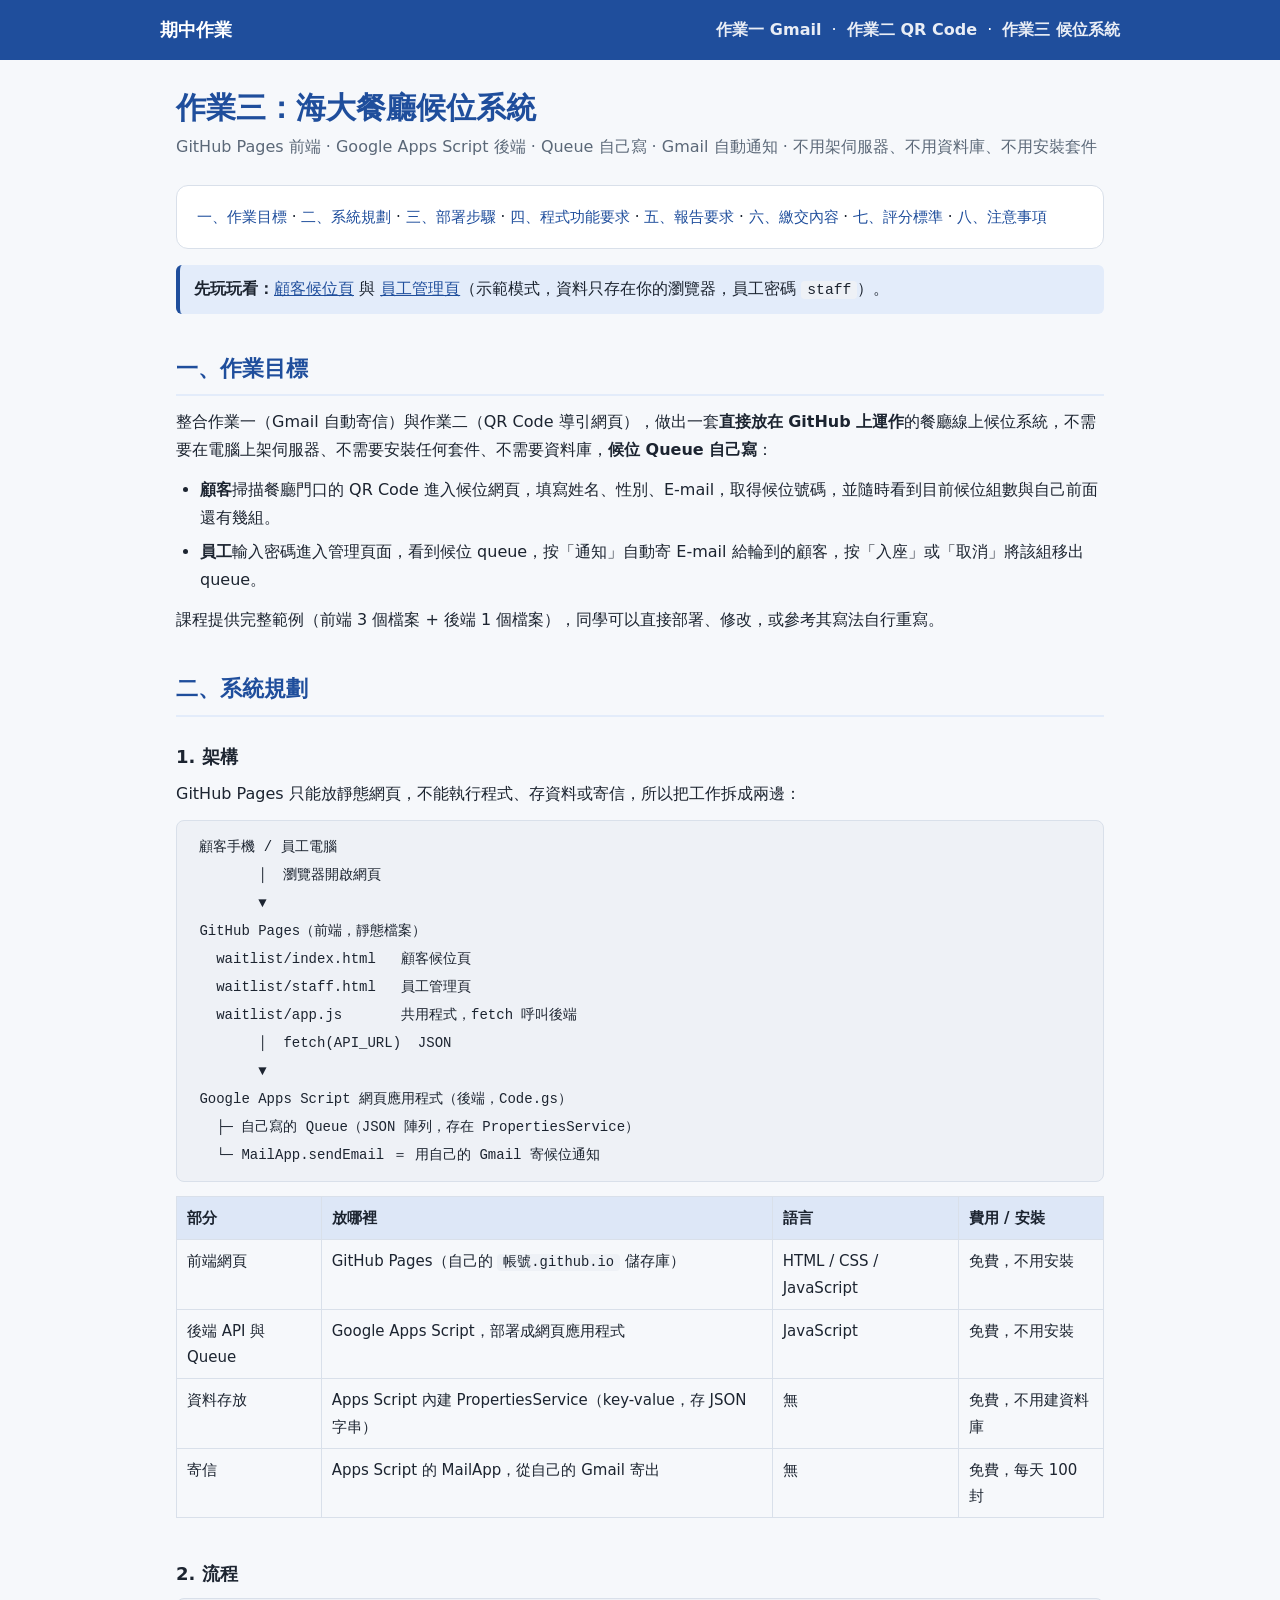
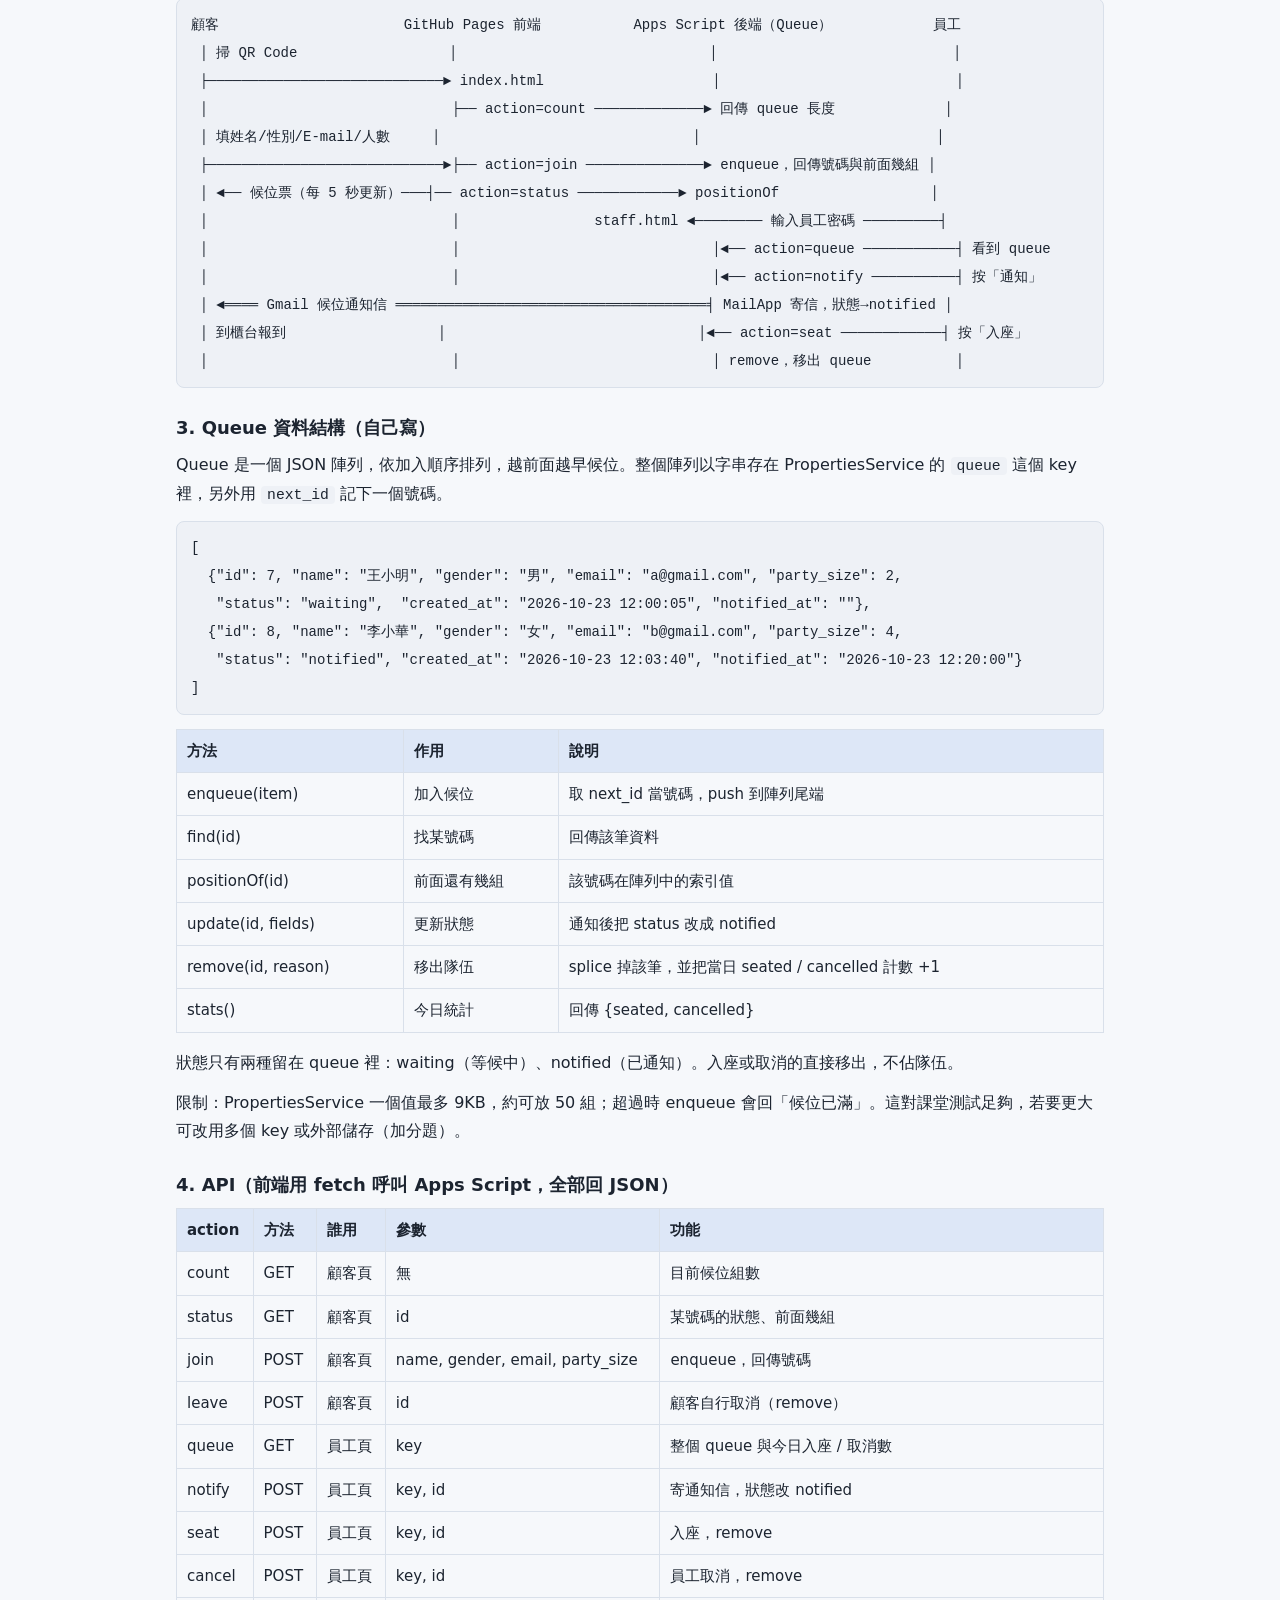
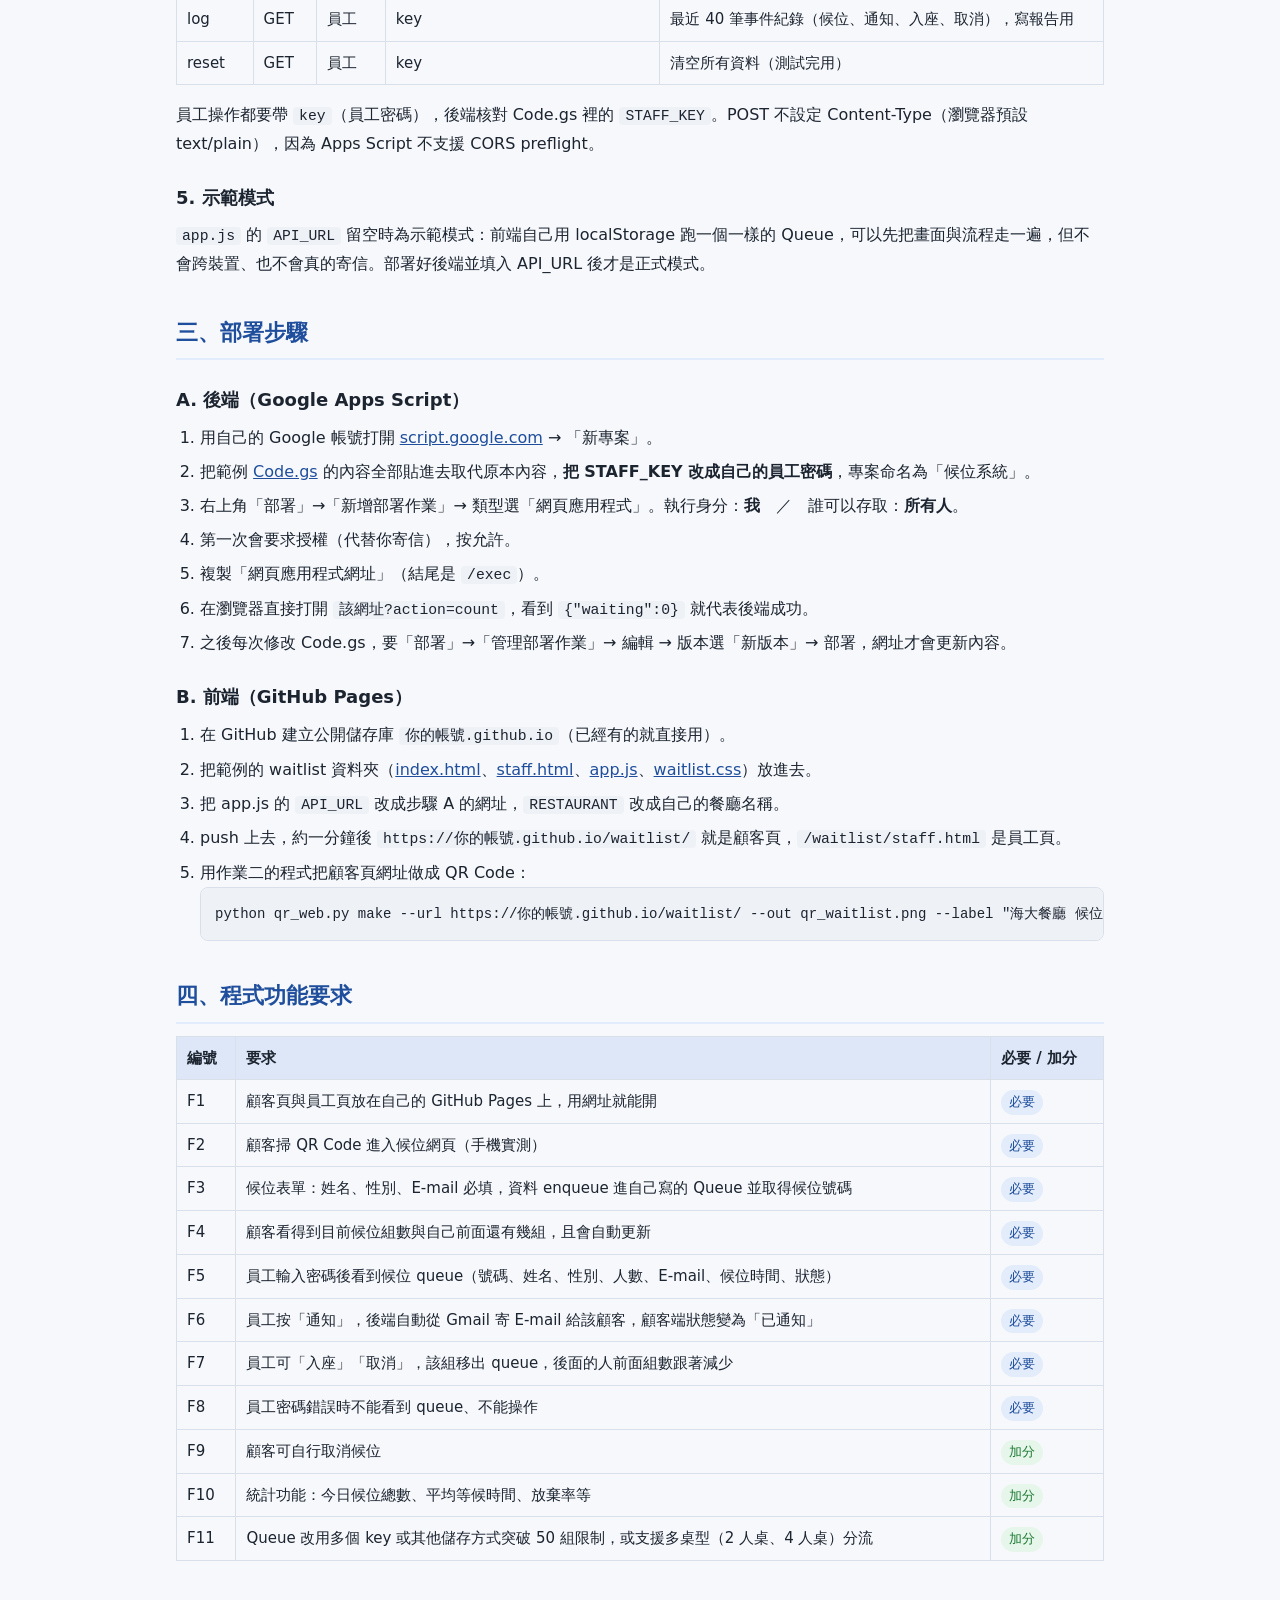
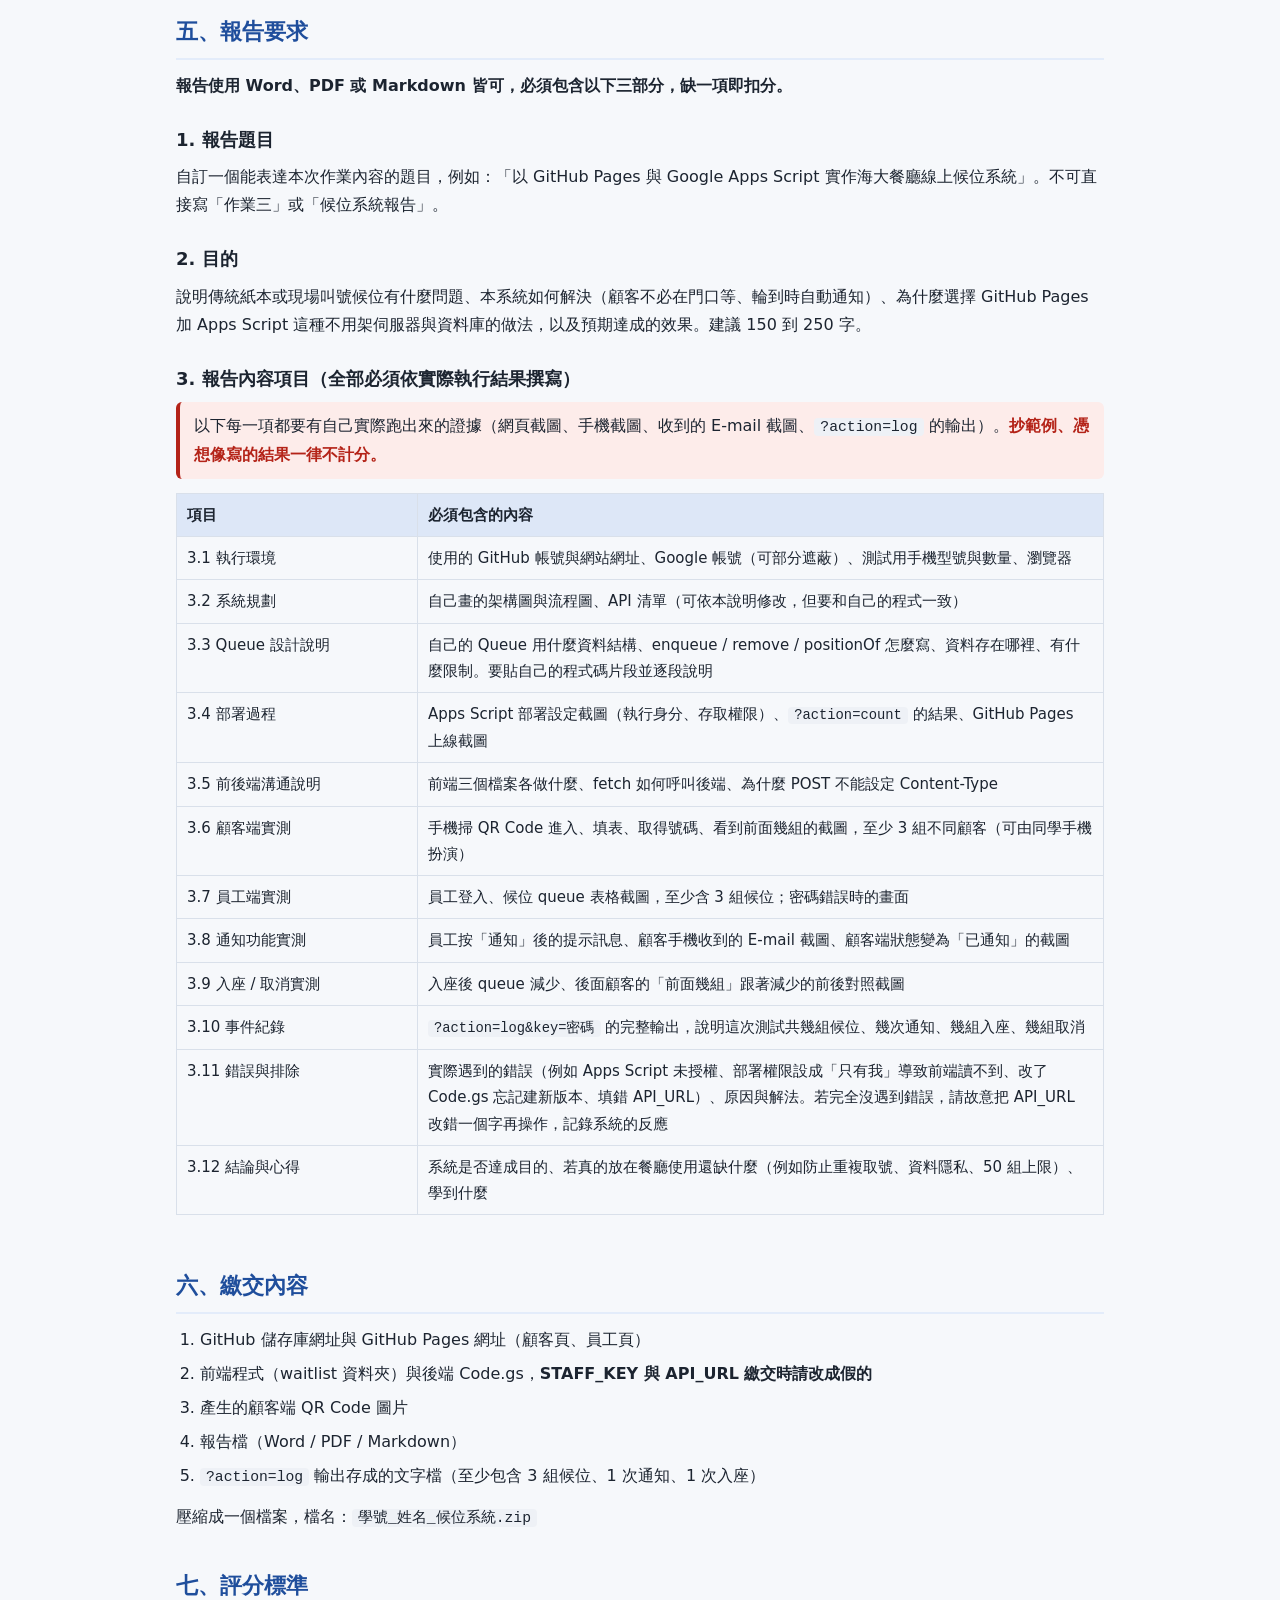
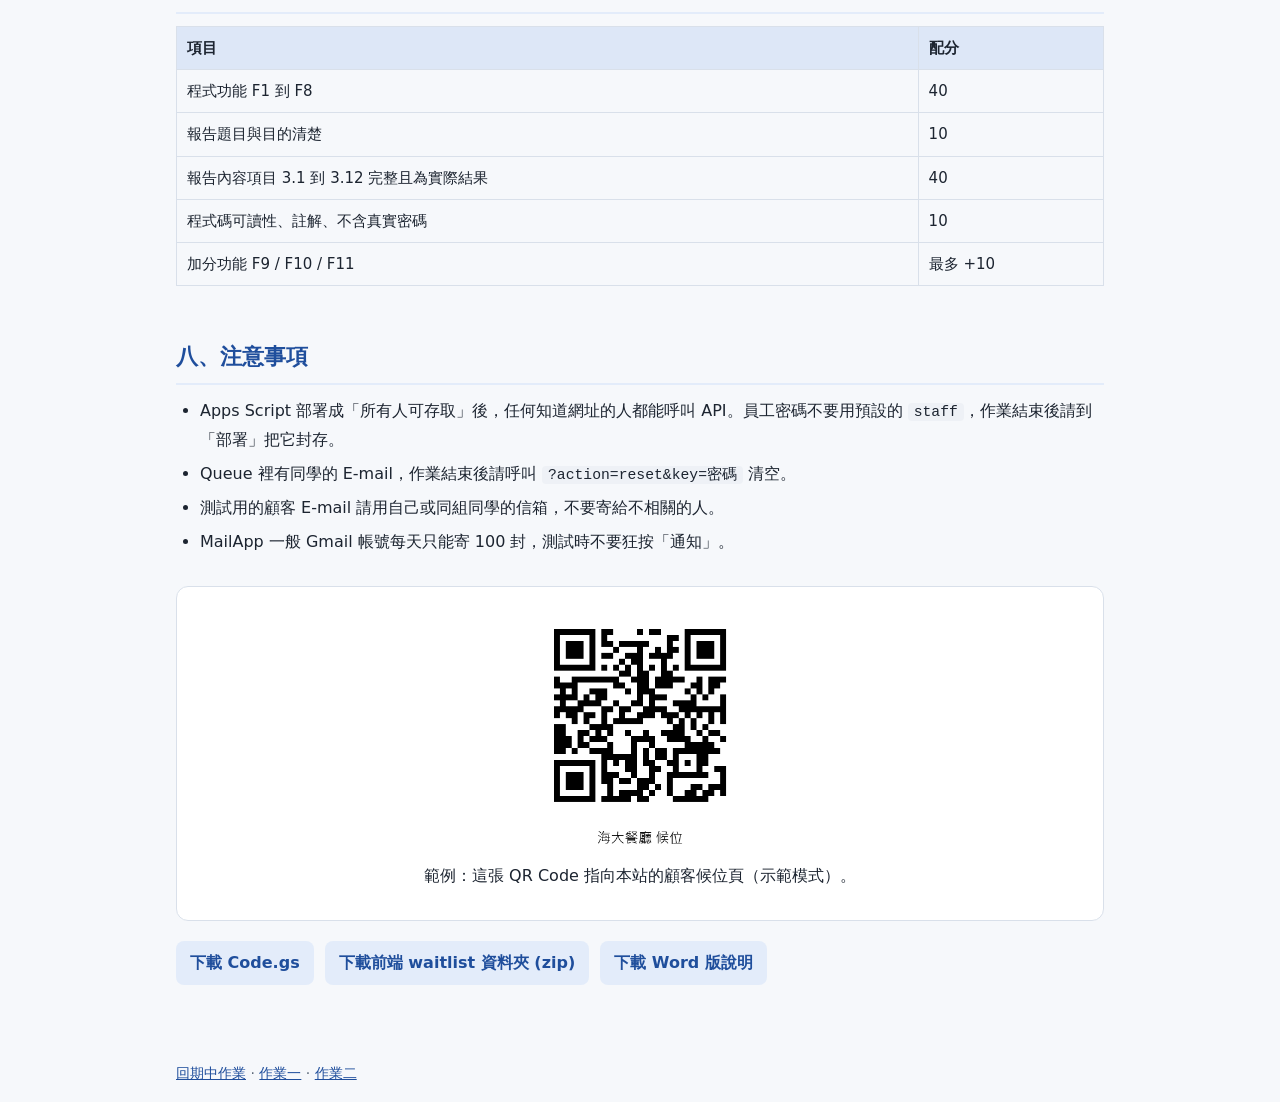
<file: waitlist.html>
<!doctype html>
<html lang="zh-Hant">
<head>
<meta charset="utf-8">
<meta name="viewport" content="width=device-width, initial-scale=1">
<title>作業三 餐廳候位系統</title>
<meta name="description" content="以 GitHub Pages 與 Google Apps Script 實作海大餐廳線上候位系統，Queue 自己寫，不用資料庫">
<link rel="stylesheet" href="style.css">
</head>
<body>
<header class="top"><div class="inner">
  <a class="brand" href="ds_midterm.html">期中作業</a>
  <nav><a href="gmail.html">作業一 Gmail</a> &nbsp;·&nbsp; <a href="qrcode.html">作業二 QR Code</a> &nbsp;·&nbsp; <a href="waitlist.html">作業三 候位系統</a></nav>
</div></header>

<main>
  <h1>作業三：海大餐廳候位系統</h1>
  <p class="subtitle">GitHub Pages 前端 · Google Apps Script 後端 · Queue 自己寫 · Gmail 自動通知 · 不用架伺服器、不用資料庫、不用安裝套件</p>

  <div class="card toc">
    <a href="#goal">一、作業目標</a> · <a href="#plan">二、系統規劃</a> · <a href="#deploy">三、部署步驟</a> · <a href="#func">四、程式功能要求</a> ·
    <a href="#report">五、報告要求</a> · <a href="#submit">六、繳交內容</a> · <a href="#grade">七、評分標準</a> · <a href="#notes">八、注意事項</a>
  </div>

  <div class="note">
    <strong>先玩玩看：</strong><a href="waitlist/index.html" target="_blank">顧客候位頁</a> 與 <a href="waitlist/staff.html" target="_blank">員工管理頁</a>（示範模式，資料只存在你的瀏覽器，員工密碼 <code>staff</code>）。
  </div>

  <h2 id="goal">一、作業目標</h2>
  <p>整合作業一（Gmail 自動寄信）與作業二（QR Code 導引網頁），做出一套<strong>直接放在 GitHub 上運作</strong>的餐廳線上候位系統，不需要在電腦上架伺服器、不需要安裝任何套件、不需要資料庫，<strong>候位 Queue 自己寫</strong>：</p>
  <ul>
    <li><strong>顧客</strong>掃描餐廳門口的 QR Code 進入候位網頁，填寫姓名、性別、E-mail，取得候位號碼，並隨時看到目前候位組數與自己前面還有幾組。</li>
    <li><strong>員工</strong>輸入密碼進入管理頁面，看到候位 queue，按「通知」自動寄 E-mail 給輪到的顧客，按「入座」或「取消」將該組移出 queue。</li>
  </ul>
  <p>課程提供完整範例（前端 3 個檔案 + 後端 1 個檔案），同學可以直接部署、修改，或參考其寫法自行重寫。</p>

  <h2 id="plan">二、系統規劃</h2>
  <h3>1. 架構</h3>
  <p>GitHub Pages 只能放靜態網頁，不能執行程式、存資料或寄信，所以把工作拆成兩邊：</p>
<pre><code> 顧客手機 / 員工電腦
        │  瀏覽器開啟網頁
        ▼
 GitHub Pages（前端，靜態檔案）
   waitlist/index.html   顧客候位頁
   waitlist/staff.html   員工管理頁
   waitlist/app.js       共用程式，fetch 呼叫後端
        │  fetch(API_URL)  JSON
        ▼
 Google Apps Script 網頁應用程式（後端，Code.gs）
   ├─ 自己寫的 Queue（JSON 陣列，存在 PropertiesService）
   └─ MailApp.sendEmail ＝ 用自己的 Gmail 寄候位通知</code></pre>
  <div class="table-wrap"><table>
    <tr><th>部分</th><th>放哪裡</th><th>語言</th><th>費用 / 安裝</th></tr>
    <tr><td>前端網頁</td><td>GitHub Pages（自己的 <code>帳號.github.io</code> 儲存庫）</td><td>HTML / CSS / JavaScript</td><td>免費，不用安裝</td></tr>
    <tr><td>後端 API 與 Queue</td><td>Google Apps Script，部署成網頁應用程式</td><td>JavaScript</td><td>免費，不用安裝</td></tr>
    <tr><td>資料存放</td><td>Apps Script 內建 PropertiesService（key-value，存 JSON 字串）</td><td>無</td><td>免費，不用建資料庫</td></tr>
    <tr><td>寄信</td><td>Apps Script 的 MailApp，從自己的 Gmail 寄出</td><td>無</td><td>免費，每天 100 封</td></tr>
  </table></div>

  <h3>2. 流程</h3>
<pre><code>顧客                      GitHub Pages 前端           Apps Script 後端（Queue）            員工
 │ 掃 QR Code                  │                              │                            │
 ├────────────────────────────► index.html                    │                            │
 │                             ├── action=count ─────────────► 回傳 queue 長度             │
 │ 填姓名/性別/E-mail/人數     │                              │                            │
 ├────────────────────────────►├── action=join ──────────────► enqueue，回傳號碼與前面幾組 │
 │ ◄── 候位票（每 5 秒更新）───┤── action=status ────────────► positionOf                  │
 │                             │                staff.html ◄──────── 輸入員工密碼 ─────────┤
 │                             │                              │◄── action=queue ───────────┤ 看到 queue
 │                             │                              │◄── action=notify ──────────┤ 按「通知」
 │ ◄════ Gmail 候位通知信 ═════════════════════════════════════╡ MailApp 寄信，狀態→notified │
 │ 到櫃台報到                  │                              │◄── action=seat ────────────┤ 按「入座」
 │                             │                              │ remove，移出 queue          │</code></pre>

  <h3>3. Queue 資料結構（自己寫）</h3>
  <p>Queue 是一個 JSON 陣列，依加入順序排列，越前面越早候位。整個陣列以字串存在 PropertiesService 的 <code>queue</code> 這個 key 裡，另外用 <code>next_id</code> 記下一個號碼。</p>
<pre><code>[
  {"id": 7, "name": "王小明", "gender": "男", "email": "a@gmail.com", "party_size": 2,
   "status": "waiting",  "created_at": "2026-10-23 12:00:05", "notified_at": ""},
  {"id": 8, "name": "李小華", "gender": "女", "email": "b@gmail.com", "party_size": 4,
   "status": "notified", "created_at": "2026-10-23 12:03:40", "notified_at": "2026-10-23 12:20:00"}
]</code></pre>
  <div class="table-wrap"><table>
    <tr><th>方法</th><th>作用</th><th>說明</th></tr>
    <tr><td>enqueue(item)</td><td>加入候位</td><td>取 next_id 當號碼，push 到陣列尾端</td></tr>
    <tr><td>find(id)</td><td>找某號碼</td><td>回傳該筆資料</td></tr>
    <tr><td>positionOf(id)</td><td>前面還有幾組</td><td>該號碼在陣列中的索引值</td></tr>
    <tr><td>update(id, fields)</td><td>更新狀態</td><td>通知後把 status 改成 notified</td></tr>
    <tr><td>remove(id, reason)</td><td>移出隊伍</td><td>splice 掉該筆，並把當日 seated / cancelled 計數 +1</td></tr>
    <tr><td>stats()</td><td>今日統計</td><td>回傳 {seated, cancelled}</td></tr>
  </table></div>
  <p>狀態只有兩種留在 queue 裡：waiting（等候中）、notified（已通知）。入座或取消的直接移出，不佔隊伍。</p>
  <p>限制：PropertiesService 一個值最多 9KB，約可放 50 組；超過時 enqueue 會回「候位已滿」。這對課堂測試足夠，若要更大可改用多個 key 或外部儲存（加分題）。</p>

  <h3>4. API（前端用 fetch 呼叫 Apps Script，全部回 JSON）</h3>
  <div class="table-wrap"><table>
    <tr><th>action</th><th>方法</th><th>誰用</th><th>參數</th><th>功能</th></tr>
    <tr><td>count</td><td>GET</td><td>顧客頁</td><td>無</td><td>目前候位組數</td></tr>
    <tr><td>status</td><td>GET</td><td>顧客頁</td><td>id</td><td>某號碼的狀態、前面幾組</td></tr>
    <tr><td>join</td><td>POST</td><td>顧客頁</td><td>name, gender, email, party_size</td><td>enqueue，回傳號碼</td></tr>
    <tr><td>leave</td><td>POST</td><td>顧客頁</td><td>id</td><td>顧客自行取消（remove）</td></tr>
    <tr><td>queue</td><td>GET</td><td>員工頁</td><td>key</td><td>整個 queue 與今日入座 / 取消數</td></tr>
    <tr><td>notify</td><td>POST</td><td>員工頁</td><td>key, id</td><td>寄通知信，狀態改 notified</td></tr>
    <tr><td>seat</td><td>POST</td><td>員工頁</td><td>key, id</td><td>入座，remove</td></tr>
    <tr><td>cancel</td><td>POST</td><td>員工頁</td><td>key, id</td><td>員工取消，remove</td></tr>
    <tr><td>log</td><td>GET</td><td>員工</td><td>key</td><td>最近 40 筆事件紀錄（候位、通知、入座、取消），寫報告用</td></tr>
    <tr><td>reset</td><td>GET</td><td>員工</td><td>key</td><td>清空所有資料（測試完用）</td></tr>
  </table></div>
  <p>員工操作都要帶 <code>key</code>（員工密碼），後端核對 Code.gs 裡的 <code>STAFF_KEY</code>。POST 不設定 Content-Type（瀏覽器預設 text/plain），因為 Apps Script 不支援 CORS preflight。</p>

  <h3>5. 示範模式</h3>
  <p><code>app.js</code> 的 <code>API_URL</code> 留空時為示範模式：前端自己用 localStorage 跑一個一樣的 Queue，可以先把畫面與流程走一遍，但不會跨裝置、也不會真的寄信。部署好後端並填入 API_URL 後才是正式模式。</p>

  <h2 id="deploy">三、部署步驟</h2>
  <h3>A. 後端（Google Apps Script）</h3>
  <ol>
    <li>用自己的 Google 帳號打開 <a href="https://script.google.com" target="_blank" rel="noopener">script.google.com</a> → 「新專案」。</li>
    <li>把範例 <a href="downloads/Code.gs" download>Code.gs</a> 的內容全部貼進去取代原本內容，<strong>把 STAFF_KEY 改成自己的員工密碼</strong>，專案命名為「候位系統」。</li>
    <li>右上角「部署」→「新增部署作業」→ 類型選「網頁應用程式」。執行身分：<strong>我</strong>　／　誰可以存取：<strong>所有人</strong>。</li>
    <li>第一次會要求授權（代替你寄信），按允許。</li>
    <li>複製「網頁應用程式網址」（結尾是 <code>/exec</code>）。</li>
    <li>在瀏覽器直接打開 <code>該網址?action=count</code>，看到 <code>{"waiting":0}</code> 就代表後端成功。</li>
    <li>之後每次修改 Code.gs，要「部署」→「管理部署作業」→ 編輯 → 版本選「新版本」→ 部署，網址才會更新內容。</li>
  </ol>
  <h3>B. 前端（GitHub Pages）</h3>
  <ol>
    <li>在 GitHub 建立公開儲存庫 <code>你的帳號.github.io</code>（已經有的就直接用）。</li>
    <li>把範例的 waitlist 資料夾（<a href="waitlist/index.html" download>index.html</a>、<a href="waitlist/staff.html" download>staff.html</a>、<a href="waitlist/app.js" download>app.js</a>、<a href="waitlist/waitlist.css" download>waitlist.css</a>）放進去。</li>
    <li>把 app.js 的 <code>API_URL</code> 改成步驟 A 的網址，<code>RESTAURANT</code> 改成自己的餐廳名稱。</li>
    <li>push 上去，約一分鐘後 <code>https://你的帳號.github.io/waitlist/</code> 就是顧客頁，<code>/waitlist/staff.html</code> 是員工頁。</li>
    <li>用作業二的程式把顧客頁網址做成 QR Code：
<pre><code>python qr_web.py make --url https://你的帳號.github.io/waitlist/ --out qr_waitlist.png --label "海大餐廳 候位"</code></pre></li>
  </ol>

  <h2 id="func">四、程式功能要求</h2>
  <div class="table-wrap"><table>
    <tr><th>編號</th><th>要求</th><th>必要 / 加分</th></tr>
    <tr><td>F1</td><td>顧客頁與員工頁放在自己的 GitHub Pages 上，用網址就能開</td><td><span class="tag">必要</span></td></tr>
    <tr><td>F2</td><td>顧客掃 QR Code 進入候位網頁（手機實測）</td><td><span class="tag">必要</span></td></tr>
    <tr><td>F3</td><td>候位表單：姓名、性別、E-mail 必填，資料 enqueue 進自己寫的 Queue 並取得候位號碼</td><td><span class="tag">必要</span></td></tr>
    <tr><td>F4</td><td>顧客看得到目前候位組數與自己前面還有幾組，且會自動更新</td><td><span class="tag">必要</span></td></tr>
    <tr><td>F5</td><td>員工輸入密碼後看到候位 queue（號碼、姓名、性別、人數、E-mail、候位時間、狀態）</td><td><span class="tag">必要</span></td></tr>
    <tr><td>F6</td><td>員工按「通知」，後端自動從 Gmail 寄 E-mail 給該顧客，顧客端狀態變為「已通知」</td><td><span class="tag">必要</span></td></tr>
    <tr><td>F7</td><td>員工可「入座」「取消」，該組移出 queue，後面的人前面組數跟著減少</td><td><span class="tag">必要</span></td></tr>
    <tr><td>F8</td><td>員工密碼錯誤時不能看到 queue、不能操作</td><td><span class="tag">必要</span></td></tr>
    <tr><td>F9</td><td>顧客可自行取消候位</td><td><span class="tag plus">加分</span></td></tr>
    <tr><td>F10</td><td>統計功能：今日候位總數、平均等候時間、放棄率等</td><td><span class="tag plus">加分</span></td></tr>
    <tr><td>F11</td><td>Queue 改用多個 key 或其他儲存方式突破 50 組限制，或支援多桌型（2 人桌、4 人桌）分流</td><td><span class="tag plus">加分</span></td></tr>
  </table></div>

  <h2 id="report">五、報告要求</h2>
  <p><strong>報告使用 Word、PDF 或 Markdown 皆可，必須包含以下三部分，缺一項即扣分。</strong></p>
  <h3>1. 報告題目</h3>
  <p>自訂一個能表達本次作業內容的題目，例如：「以 GitHub Pages 與 Google Apps Script 實作海大餐廳線上候位系統」。不可直接寫「作業三」或「候位系統報告」。</p>
  <h3>2. 目的</h3>
  <p>說明傳統紙本或現場叫號候位有什麼問題、本系統如何解決（顧客不必在門口等、輪到時自動通知）、為什麼選擇 GitHub Pages 加 Apps Script 這種不用架伺服器與資料庫的做法，以及預期達成的效果。建議 150 到 250 字。</p>
  <h3>3. 報告內容項目（全部必須依實際執行結果撰寫）</h3>
  <div class="warn">以下每一項都要有自己實際跑出來的證據（網頁截圖、手機截圖、收到的 E-mail 截圖、<code>?action=log</code> 的輸出）。<strong>抄範例、憑想像寫的結果一律不計分。</strong></div>
  <div class="table-wrap"><table>
    <tr><th style="width:26%">項目</th><th>必須包含的內容</th></tr>
    <tr><td>3.1 執行環境</td><td>使用的 GitHub 帳號與網站網址、Google 帳號（可部分遮蔽）、測試用手機型號與數量、瀏覽器</td></tr>
    <tr><td>3.2 系統規劃</td><td>自己畫的架構圖與流程圖、API 清單（可依本說明修改，但要和自己的程式一致）</td></tr>
    <tr><td>3.3 Queue 設計說明</td><td>自己的 Queue 用什麼資料結構、enqueue / remove / positionOf 怎麼寫、資料存在哪裡、有什麼限制。要貼自己的程式碼片段並逐段說明</td></tr>
    <tr><td>3.4 部署過程</td><td>Apps Script 部署設定截圖（執行身分、存取權限）、<code>?action=count</code> 的結果、GitHub Pages 上線截圖</td></tr>
    <tr><td>3.5 前後端溝通說明</td><td>前端三個檔案各做什麼、fetch 如何呼叫後端、為什麼 POST 不能設定 Content-Type</td></tr>
    <tr><td>3.6 顧客端實測</td><td>手機掃 QR Code 進入、填表、取得號碼、看到前面幾組的截圖，至少 3 組不同顧客（可由同學手機扮演）</td></tr>
    <tr><td>3.7 員工端實測</td><td>員工登入、候位 queue 表格截圖，至少含 3 組候位；密碼錯誤時的畫面</td></tr>
    <tr><td>3.8 通知功能實測</td><td>員工按「通知」後的提示訊息、顧客手機收到的 E-mail 截圖、顧客端狀態變為「已通知」的截圖</td></tr>
    <tr><td>3.9 入座 / 取消實測</td><td>入座後 queue 減少、後面顧客的「前面幾組」跟著減少的前後對照截圖</td></tr>
    <tr><td>3.10 事件紀錄</td><td><code>?action=log&amp;key=密碼</code> 的完整輸出，說明這次測試共幾組候位、幾次通知、幾組入座、幾組取消</td></tr>
    <tr><td>3.11 錯誤與排除</td><td>實際遇到的錯誤（例如 Apps Script 未授權、部署權限設成「只有我」導致前端讀不到、改了 Code.gs 忘記建新版本、填錯 API_URL）、原因與解法。若完全沒遇到錯誤，請故意把 API_URL 改錯一個字再操作，記錄系統的反應</td></tr>
    <tr><td>3.12 結論與心得</td><td>系統是否達成目的、若真的放在餐廳使用還缺什麼（例如防止重複取號、資料隱私、50 組上限）、學到什麼</td></tr>
  </table></div>

  <h2 id="submit">六、繳交內容</h2>
  <ol>
    <li>GitHub 儲存庫網址與 GitHub Pages 網址（顧客頁、員工頁）</li>
    <li>前端程式（waitlist 資料夾）與後端 Code.gs，<strong>STAFF_KEY 與 API_URL 繳交時請改成假的</strong></li>
    <li>產生的顧客端 QR Code 圖片</li>
    <li>報告檔（Word / PDF / Markdown）</li>
    <li><code>?action=log</code> 輸出存成的文字檔（至少包含 3 組候位、1 次通知、1 次入座）</li>
  </ol>
  <p>壓縮成一個檔案，檔名：<code>學號_姓名_候位系統.zip</code></p>

  <h2 id="grade">七、評分標準</h2>
  <div class="table-wrap"><table>
    <tr><th>項目</th><th style="width:20%">配分</th></tr>
    <tr><td>程式功能 F1 到 F8</td><td>40</td></tr>
    <tr><td>報告題目與目的清楚</td><td>10</td></tr>
    <tr><td>報告內容項目 3.1 到 3.12 完整且為實際結果</td><td>40</td></tr>
    <tr><td>程式碼可讀性、註解、不含真實密碼</td><td>10</td></tr>
    <tr><td>加分功能 F9 / F10 / F11</td><td>最多 +10</td></tr>
  </table></div>

  <h2 id="notes">八、注意事項</h2>
  <ul>
    <li>Apps Script 部署成「所有人可存取」後，任何知道網址的人都能呼叫 API。員工密碼不要用預設的 <code>staff</code>，作業結束後請到「部署」把它封存。</li>
    <li>Queue 裡有同學的 E-mail，作業結束後請呼叫 <code>?action=reset&amp;key=密碼</code> 清空。</li>
    <li>測試用的顧客 E-mail 請用自己或同組同學的信箱，不要寄給不相關的人。</li>
    <li>MailApp 一般 Gmail 帳號每天只能寄 100 封，測試時不要狂按「通知」。</li>
  </ul>

  <div class="card qr" style="margin-top:30px">
    <img src="qr_waitlist.png" alt="指向顧客候位頁的 QR Code">
    <p>範例：這張 QR Code 指向本站的顧客候位頁（示範模式）。</p>
  </div>

  <p>
    <a class="btn secondary" href="downloads/Code.gs" download>下載 Code.gs</a>
    <a class="btn secondary" href="downloads/waitlist_frontend.zip" download>下載前端 waitlist 資料夾 (zip)</a>
    <a class="btn secondary" href="downloads/作業說明_候位系統.docx" download>下載 Word 版說明</a>
  </p>
</main>
<footer><a href="ds_midterm.html">回期中作業</a> · <a href="gmail.html">作業一</a> · <a href="qrcode.html">作業二</a></footer>
</body>
</html>
</file>
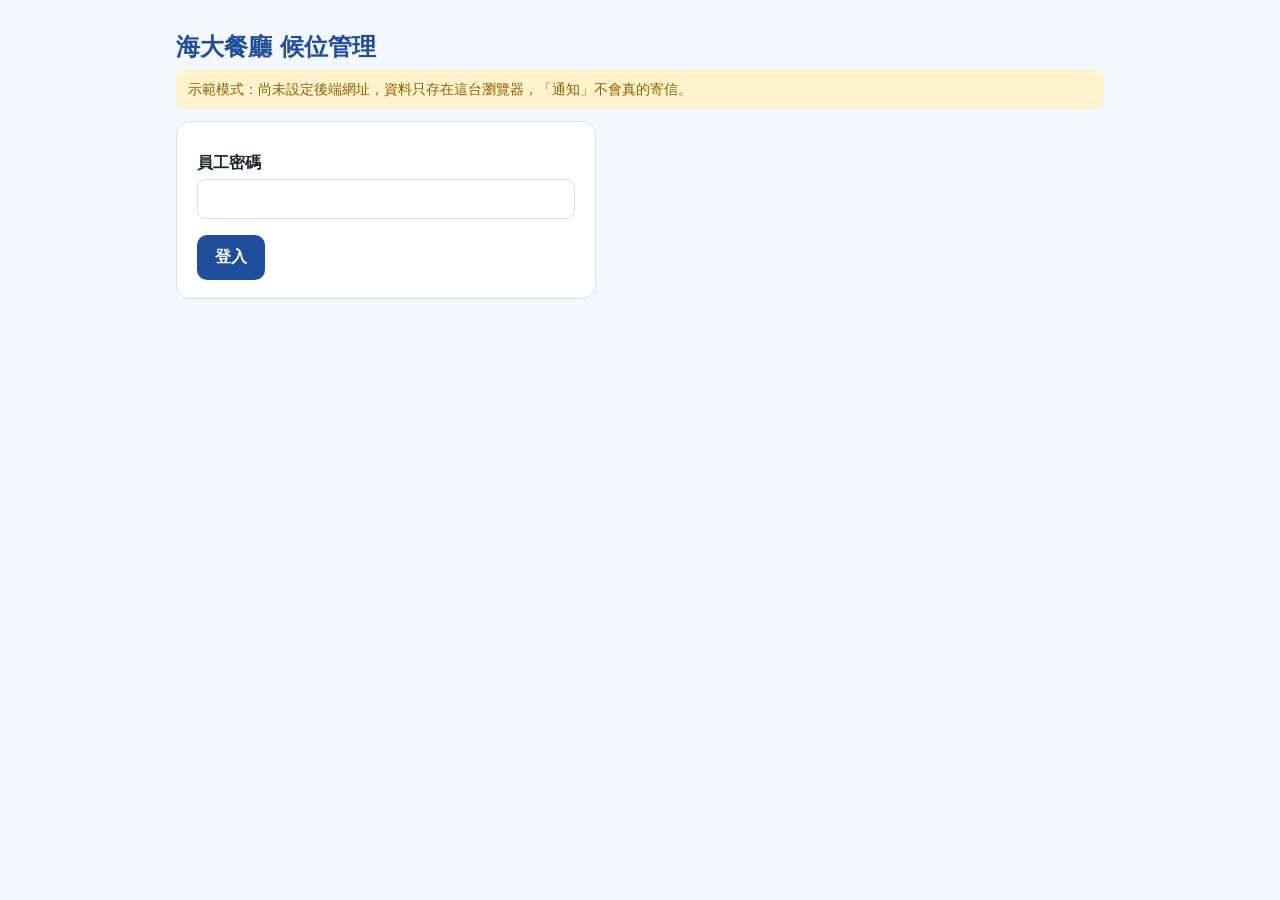
<file: waitlist/staff.html>
<!doctype html>
<html lang="zh-Hant">
<head>
<meta charset="utf-8">
<meta name="viewport" content="width=device-width, initial-scale=1">
<title>候位管理</title>
<link rel="stylesheet" href="waitlist.css">
</head>
<body>
<div class="wrap wide">
  <h1 id="title">候位管理</h1>
  <div id="demo-banner" class="banner" hidden>示範模式：尚未設定後端網址，資料只存在這台瀏覽器，「通知」不會真的寄信。</div>

  <form id="login" class="card narrow" hidden>
    <label for="key">員工密碼</label>
    <input id="key" type="password" required autocomplete="current-password">
    <p id="login-error" class="err" hidden></p>
    <p class="actions"><button class="btn" type="submit">登入</button></p>
  </form>

  <div id="panel" hidden>
    <p class="sub">目前候位 <b id="count">…</b> 組　<a href="index.html" target="_blank">顧客端</a>　<a href="#" id="logout">登出</a>　<span class="muted">每 10 秒自動更新</span></p>
    <div id="flash" class="card flash" hidden></div>
    <div class="card table-wrap">
      <table>
        <thead><tr><th>號碼</th><th>姓名</th><th>性別</th><th>人數</th><th>E-mail</th><th>候位時間</th><th>狀態</th><th>操作</th></tr></thead>
        <tbody id="rows"></tbody>
      </table>
    </div>
    <p class="muted">今日已入座 <span id="seated">0</span> 組、取消 <span id="cancelled">0</span> 組。按「通知」會寄 E-mail 給顧客並將狀態改為已通知；「入座」與「取消」會把該組移出 queue。</p>
  </div>
</div>

<script src="app.js"></script>
<script>
(function () {
  const $ = id => document.getElementById(id);
  $("title").textContent = RESTAURANT + " 候位管理";
  showDemoBanner();
  const getKey = () => { try { return sessionStorage.getItem("waitlist_staff_key"); } catch (e) { return null; } };
  const setKey = k => { try { k ? sessionStorage.setItem("waitlist_staff_key", k) : sessionStorage.removeItem("waitlist_staff_key"); } catch (e) {} };

  function flash(msg, isErr) { const f = $("flash"); f.textContent = msg; f.className = "card flash" + (isErr ? " error" : ""); f.hidden = false; }

  async function load() {
    const key = getKey();
    if (!key) { $("panel").hidden = true; $("login").hidden = false; return; }
    let d;
    try { d = await api("queue", { key }); } catch (e) { d = { error: e.message }; }
    if (d.error === "unauthorized") { setKey(null); $("login-error").textContent = "密碼錯誤"; $("login-error").hidden = false; return load(); }
    if (d.error) { flash("讀取失敗：" + d.error, true); return; }
    $("login").hidden = true; $("panel").hidden = false;
    $("count").textContent = d.queue.length; $("seated").textContent = d.seated; $("cancelled").textContent = d.cancelled;
    $("rows").innerHTML = d.queue.length ? d.queue.map(r => `
      <tr>
        <td><b>${esc(r.id)}</b></td><td>${esc(r.name)}</td><td>${esc(r.gender)}</td><td>${esc(r.party_size)}</td>
        <td>${esc(r.email)}</td><td>${esc(String(r.created_at).slice(11))}</td>
        <td><span class="tag ${esc(r.status)}">${r.status === "notified" ? "已通知 " + esc(String(r.notified_at).slice(11)) : "等候中"}</span></td>
        <td class="ops">
          <button class="btn small" data-act="notify" data-id="${esc(r.id)}">通知</button>
          <button class="btn small green" data-act="seat" data-id="${esc(r.id)}">入座</button>
          <button class="btn small grey" data-act="cancel" data-id="${esc(r.id)}">取消</button>
        </td>
      </tr>`).join("") : `<tr><td colspan="8" class="muted">目前沒有候位</td></tr>`;
  }

  $("login").addEventListener("submit", ev => { ev.preventDefault(); setKey($("key").value); $("login-error").hidden = true; load(); });
  $("logout").addEventListener("click", ev => { ev.preventDefault(); setKey(null); load(); });

  $("rows").addEventListener("click", async ev => {
    const b = ev.target.closest("button[data-act]"); if (!b) return;
    const { act, id } = b.dataset;
    if (act === "cancel" && !confirm(`取消 ${id} 號？`)) return;
    b.disabled = true;
    try {
      const d = await api(act, { id, key: getKey() });
      if (d.error) throw new Error(d.error);
      if (act === "notify") flash(`${id} 號：${d.detail || "已通知"}`);
      else flash(`${id} 號已${act === "seat" ? "入座" : "取消"}`);
    } catch (e) { flash(`${id} 號操作失敗：${e.message}`, true); }
    load();
  });

  load();
  setInterval(() => { if (getKey()) load(); }, 10000);
})();
</script>
</body>
</html>
</file>
<file: style.css>
:root {
  --bg: #f6f8fb;
  --card: #ffffff;
  --text: #1c2430;
  --muted: #5b6878;
  --accent: #1f4e9c;
  --accent-soft: #e3ecfa;
  --danger: #b42318;
  --danger-soft: #fdecea;
  --border: #d9e0ea;
  --code-bg: #eef1f6;
  --head-bg: #dde7f7;
}
@media (prefers-color-scheme: dark) {
  :root:not([data-theme="light"]) {
    --bg: #0f1419; --card: #171d26; --text: #e6ebf2; --muted: #9aa7b8;
    --accent: #7fb0ff; --accent-soft: #1b2a44; --danger: #ff8a7a; --danger-soft: #3a1c19;
    --border: #2b3542; --code-bg: #0b1016; --head-bg: #1e2c44;
  }
}
* { box-sizing: border-box; }
html { scroll-behavior: smooth; }
body {
  margin: 0; background: var(--bg); color: var(--text);
  font-family: "Microsoft JhengHei", "PingFang TC", "Noto Sans TC", system-ui, sans-serif;
  line-height: 1.75; font-size: 16px;
}
header.top {
  background: var(--accent); color: #fff; padding: 14px 16px;
}
header.top .inner { max-width: 960px; margin: 0 auto; display: flex; flex-wrap: wrap; gap: 8px 20px; align-items: center; }
header.top a { color: #fff; text-decoration: none; font-weight: 600; }
header.top a.brand { font-size: 18px; margin-right: auto; }
header.top nav a { opacity: .9; }
header.top nav a:hover { opacity: 1; text-decoration: underline; }
main { max-width: 960px; margin: 0 auto; padding: 28px 16px 60px; }
h1 { font-size: 30px; line-height: 1.3; margin: 0 0 6px; color: var(--accent); }
.subtitle { color: var(--muted); margin: 0 0 24px; }
h2 { font-size: 22px; margin: 36px 0 12px; padding-bottom: 6px; border-bottom: 2px solid var(--accent-soft); color: var(--accent); }
h3 { font-size: 18px; margin: 24px 0 8px; }
p { margin: 0 0 12px; }
ul, ol { padding-left: 24px; margin: 0 0 12px; }
li { margin-bottom: 6px; }
a { color: var(--accent); }
code { font-family: Consolas, "Cascadia Mono", Menlo, monospace; font-size: .92em; background: var(--code-bg); padding: 1px 6px; border-radius: 4px; }
pre { background: var(--code-bg); border: 1px solid var(--border); border-radius: 8px; padding: 12px 14px; overflow-x: auto; margin: 0 0 14px; }
pre code { background: none; padding: 0; font-size: 14px; }
table { width: 100%; border-collapse: collapse; margin: 0 0 16px; font-size: 15px; }
th, td { border: 1px solid var(--border); padding: 8px 10px; text-align: left; vertical-align: top; }
th { background: var(--head-bg); }
.table-wrap { overflow-x: auto; }
.card { background: var(--card); border: 1px solid var(--border); border-radius: 12px; padding: 18px 20px; margin: 0 0 16px; }
.note { background: var(--accent-soft); border-left: 4px solid var(--accent); padding: 10px 14px; border-radius: 6px; margin: 0 0 14px; }
.warn { background: var(--danger-soft); border-left: 4px solid var(--danger); padding: 10px 14px; border-radius: 6px; margin: 0 0 14px; }
.warn strong, .danger { color: var(--danger); }
.grid { display: grid; grid-template-columns: repeat(auto-fit, minmax(260px, 1fr)); gap: 16px; }
.btn { display: inline-block; background: var(--accent); color: #fff; text-decoration: none; padding: 8px 14px; border-radius: 8px; font-weight: 600; margin: 4px 6px 4px 0; }
.btn.secondary { background: var(--accent-soft); color: var(--accent); }
.tag { display: inline-block; font-size: 13px; padding: 1px 8px; border-radius: 999px; background: var(--accent-soft); color: var(--accent); }
.tag.plus { background: #e7f6ea; color: #1b7a33; }
@media (prefers-color-scheme: dark) { :root:not([data-theme="light"]) .tag.plus { background: #163a21; color: #7fd79a; } }
.qr { text-align: center; }
.qr img { max-width: 220px; width: 100%; border-radius: 8px; background: #fff; }
footer { max-width: 960px; margin: 0 auto; padding: 0 16px 30px; color: var(--muted); font-size: 14px; }
.toc { font-size: 15px; }
.toc a { text-decoration: none; }
</file>
<file: waitlist/waitlist.css>
:root { --bg:#f4f7fb; --card:#fff; --text:#1c2430; --muted:#5b6878; --accent:#1f4e9c; --accent-soft:#e3ecfa; --border:#d9e0ea; --head:#dde7f7; --red:#b42318; --green:#1b7a33; --warn-bg:#fff3cd; --warn:#8a6100; }
@media (prefers-color-scheme: dark) { :root:not([data-theme="light"]) { --bg:#0f1419; --card:#171d26; --text:#e6ebf2; --muted:#9aa7b8; --accent:#7fb0ff; --accent-soft:#1b2a44; --border:#2b3542; --head:#1e2c44; --red:#ff8a7a; --green:#7fd79a; --warn-bg:#3d2f08; --warn:#ffd77a; } }
:root[data-theme="dark"] { --bg:#0f1419; --card:#171d26; --text:#e6ebf2; --muted:#9aa7b8; --accent:#7fb0ff; --accent-soft:#1b2a44; --border:#2b3542; --head:#1e2c44; --red:#ff8a7a; --green:#7fd79a; --warn-bg:#3d2f08; --warn:#ffd77a; }
* { box-sizing: border-box; }
body { margin:0; background:var(--bg); color:var(--text); font-family:"Microsoft JhengHei","PingFang TC","Noto Sans TC",system-ui,sans-serif; line-height:1.6; }
.wrap { max-width:520px; margin:0 auto; padding:20px 16px 40px; }
.wrap.wide { max-width:960px; }
h1 { color:var(--accent); font-size:24px; margin:8px 0 4px; }
.sub { color:var(--muted); margin:0 0 16px; }
.card { background:var(--card); border:1px solid var(--border); border-radius:14px; padding:18px 20px; margin-bottom:14px; }
.card.narrow { max-width:420px; }
label { display:block; font-weight:600; margin:10px 0 4px; }
input, select { width:100%; padding:10px; border:1px solid var(--border); border-radius:8px; font-size:16px; background:var(--card); color:var(--text); }
.btn { display:inline-block; background:var(--accent); color:#fff; border:0; border-radius:10px; padding:12px 18px; font-size:16px; font-weight:600; cursor:pointer; }
.btn:disabled { opacity:.6; cursor:default; }
.btn.red { background:var(--red); } .btn.green { background:var(--green); } .btn.grey { background:var(--muted); }
.btn.small { padding:6px 12px; font-size:14px; }
.actions { margin:16px 0 0; }
.center { text-align:center; }
.big { font-size:64px; font-weight:800; color:var(--accent); text-align:center; line-height:1.1; }
.num { font-size:28px; font-weight:700; text-align:center; margin:8px 0; }
.muted { color:var(--muted); font-size:14px; }
.err { color:var(--red); }
.tag { padding:2px 10px; border-radius:999px; font-size:13px; background:var(--accent-soft); color:var(--accent); }
.tag.notified { background:var(--warn-bg); color:var(--warn); }
.banner { background:var(--warn-bg); color:var(--warn); border-radius:10px; padding:8px 12px; margin-bottom:12px; font-size:14px; }
.flash { border-color:var(--accent); }
.flash.error { border-color:var(--red); color:var(--red); }
.table-wrap { overflow-x:auto; padding:10px; }
table { width:100%; border-collapse:collapse; font-size:15px; }
th, td { border:1px solid var(--border); padding:8px; text-align:left; white-space:nowrap; }
th { background:var(--head); }
td.ops .btn { margin-right:4px; }
a { color:var(--accent); }
</file>
